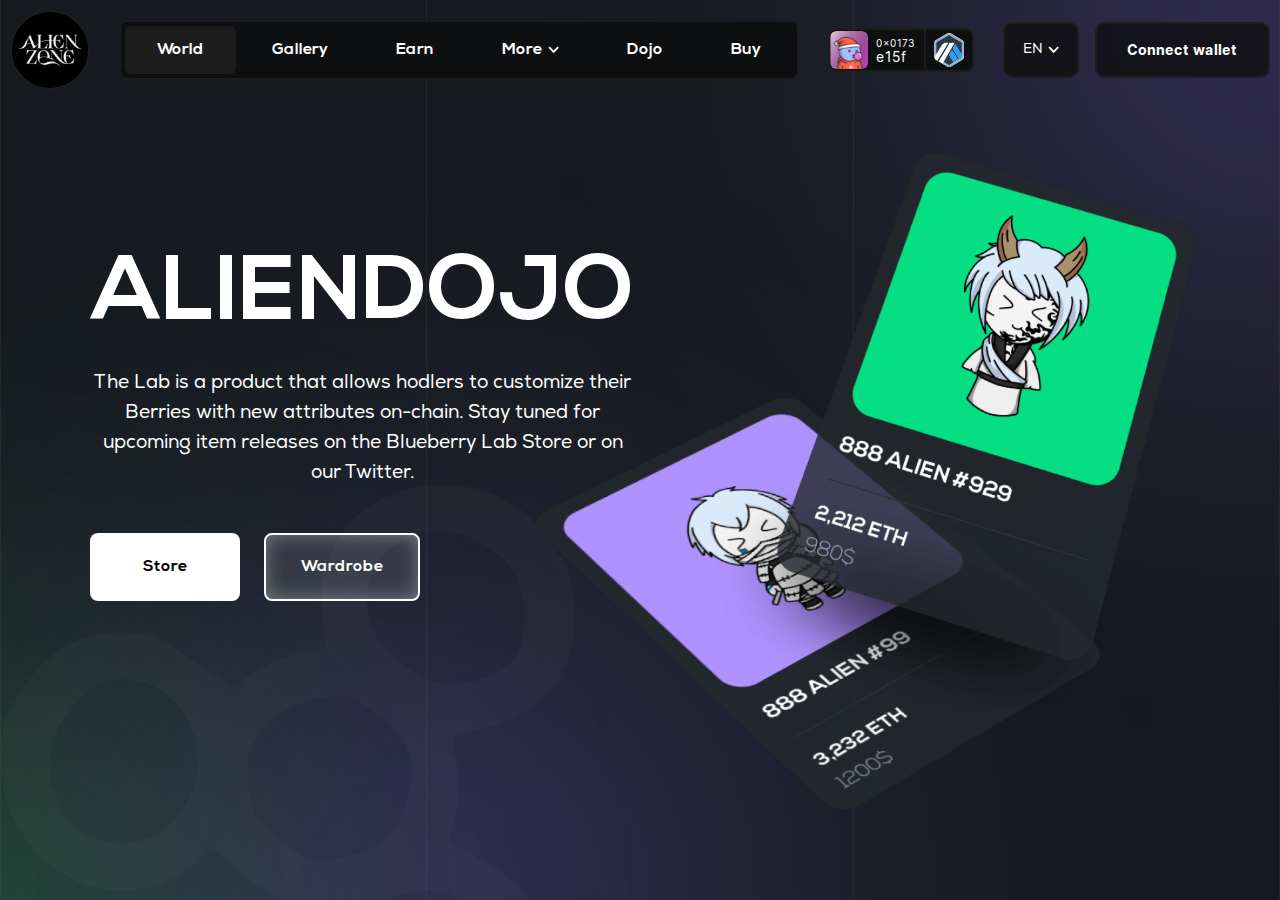
<file: index.html>
<!DOCTYPE html>
<html lang="en">
  <head>
    <meta charset="UTF-8" />
    <meta name="viewport" content="width=device-width, initial-scale=1.0" />
    <title>NFT</title>
    <link rel="stylesheet" href="./css/main.css" />
    <script defer src="./js/main.js"></script>
  </head>

  <body class="">
    <div class="wrapper relative min-h-screen w-full overflow-hidden">
      <!-- Lines -->
      <div
        class="lines absolute left-1/2 top-0 mx-auto flex w-full max-w-[1280px] -translate-x-1/2 justify-between tablet:hidden"
      >
        <div class="h-screen w-[1px] bg-[#252525]"></div>
        <div class="h-screen w-[1px] bg-[#252525]"></div>
        <div class="h-screen w-[1px] bg-[#252525]"></div>
        <div class="h-screen w-[1px] bg-[#252525]"></div>
      </div>
      <!-- Blurs -->
      <div
        class="absolute -right-[200px] -top-[200px] h-[400px] w-[400px] rounded-full bg-[#8B65FA]/75 blur-[250px] xs:-right-[70px] xs:-top-[70px] xs:h-[260px] xs:w-[260px]"
      ></div>
      <div
        class="absolute -bottom-[200px] left-[230px] h-[400px] w-[400px] rounded-full bg-[#8B65FA]/75 blur-[250px] xs:-bottom-[30px] xs:left-[20px] xs:h-[260px] xs:w-[260px]"
      ></div>
      <img
        width="575"
        height="415"
        src="./img/graphic.png"
        alt="vector"
        class="absolute bottom-0 left-0 tablet:max-w-[300px] xs:-left-[70px] xs:bottom-0"
      />
      <div
        class="absolute -bottom-[300px] -left-[300px] h-[400px] w-[400px] rounded-full bg-[#38E567]/75 blur-[250px] xs:-bottom-[130px] xs:-left-[130px] xs:h-[260px] xs:w-[260px]"
      ></div>
      <!-- Header -->
      <header class="absolute left-0 top-0 z-50 w-full xlg:px-[10px]">
        <div
          class="container relative z-[1000] flex w-full items-center justify-between space-x-5 pt-[10px] xlg:rounded-bl-[10px] xlg:rounded-br-[10px] xlg:bg-[#0D0D0D] xlg:py-[5px]"
        >
          <a
            href="./index.html"
            class="inline-block h-20 w-20 overflow-hidden rounded-full xlg:mr-auto xlg:h-[50px] xlg:w-[50px]"
          >
            <img
              class="h-full w-full object-cover"
              src="./img/logo.svg"
              alt=""
            />
          </a>
          <nav class="user xlg:hidden">
            <ul
              class="flex space-x-1 rounded-[8px] border-2 border-[#1D1D1D] bg-darkcolor px-1 py-1"
            >
              <li>
                <a href="#" class="nav-link bg-[#1D1D1D] hover:bg-[#1D1D1D]"
                  >World</a
                >
              </li>
              <li>
                <a href="#" class="nav-link hover:bg-[#1D1D1D]">Gallery</a>
              </li>
              <li>
                <a href="#" class="nav-link hover:bg-[#1D1D1D]">Earn</a>
              </li>
              <li class="nav-link-drop">
                <a href="#" class="nav-link nav-link-more hover:bg-[#1D1D1D]">
                  More
                  <svg
                    width="11"
                    height="8"
                    viewBox="0 0 11 8"
                    fill="none"
                    xmlns="http://www.w3.org/2000/svg"
                  >
                    <path
                      d="M9.56209 0.500903L5.66948 4.39351L1.76282 0.500903L0.469971 1.79375L5.65543 7.24622L10.8549 1.79375L9.56209 0.500903Z"
                      fill="white"
                    />
                  </svg>
                </a>
                <div class="nav-link-drop-list">
                  <a href="#">More option</a>
                  <a href="#">More option</a>
                </div>
              </li>
              <li>
                <a href="#" class="nav-link hover:bg-[#1D1D1D]">Dojo</a>
              </li>
              <li>
                <a href="#" class="nav-link hover:bg-[#1D1D1D]">Buy</a>
              </li>
            </ul>
          </nav>
          <a
            href="./wallet.html"
            class="flex rounded-[8px] border-[2px] border-[#1D1D1D] bg-darkcolor xlg:ml-auto"
          >
            <div class="flex items-center pr-[10px]">
              <img
                class="mr-2 h-[38px] header-avatar w-[38px] overflow-hidden rounded-[6px] object-cover"
                src="./img/user-avatar.svg"
                alt="User avatar"
              />
              <img
                class="mr-2 h-[38px] header-avatar-anonym w-[38px] overflow-hidden rounded-[6px] object-cover"
                src="./img/avatar-anonym.svg"
                alt="User avatar"
              />
              <div class="">
                <p
                  class="mb-[2.5px] font-inter text-[10px] leading-3 text-white"
                >
                  0x0173
                </p>
                <p class="font-inter text-[14px] leading-3 text-white">e15f</p>
              </div>
            </div>
            <div
              class="border border-b-0 border-l-[2px] border-r-0 border-t-0 border-[#1D1D1D] px-1 py-[2px]"
            >
              <img width="38" height="35px" src="./img/user-icon.svg" alt="" />
            </div>
          </a>
          <div class="flex space-x-4 xlg:hidden">
            <div class="header-lang-btn relative">
              <button
                value="EN"
                class="flex cursor-pointer items-center justify-center space-x-[6px] rounded-[10px] border-2 border-[#1D1D1D] bg-[#0D0D0D]/75 px-[18px] py-[16px]"
              >
                <p class="font-nexa text-[14px] uppercase leading-5 text-white">
                  EN
                </p>
                <svg
                  width="11"
                  height="8"
                  viewBox="0 0 11 8"
                  fill="none"
                  xmlns="http://www.w3.org/2000/svg"
                >
                  <path
                    d="M9.56209 0.500903L5.66948 4.39351L1.76282 0.500903L0.469971 1.79375L5.65543 7.24622L10.8549 1.79375L9.56209 0.500903Z"
                    fill="white"
                  />
                </svg>
              </button>
              <div
                class="header-lang-drop absolute left-0 top-full hidden w-full flex-col border-2 border-[#1D1D1D] bg-[#0D0D0D]/75"
              >
                <button
                  data-lang="FR"
                  class="px-[18px] py-2 text-left font-nexa text-[14px] uppercase leading-5 text-white"
                >
                  FR
                </button>
              </div>
            </div>
            <div class="connect-btn-box">
              <button
                class="inline-block w-full h-full items-center rounded-[10px] border-2 border-[#1D1D1D] bg-[#0D0D0D]/75 px-[30px] py-[13px] font-nexa text-[14px] font-bold leading-5 text-white transition-all hover:border-darkcolor hover:bg-[#1D1D1D]"
              >
                Connect wallet
              </button>
              <div
                class="connect-btn-alert mt-[10px] inline-flex items-center gap-[7px] rounded-lg border-[1px] border-dashed border-[#C8144A] p-[10px] xs:mt-5"
              >
                <svg
                  width="18"
                  height="18"
                  viewBox="0 0 18 18"
                  fill="none"
                  xmlns="http://www.w3.org/2000/svg"
                >
                  <path
                    d="M17.626 13.4982L11.2675 1.80957C10.2459 0.0896862 7.7555 0.087401 6.73252 1.80957L0.374304 13.4982C-0.670047 15.2556 0.594347 17.4811 2.64125 17.4811H15.3585C17.4037 17.4811 18.6704 15.2574 17.626 13.4982ZM9 15.3717C8.41858 15.3717 7.94531 14.8984 7.94531 14.317C7.94531 13.7356 8.41858 13.2623 9 13.2623C9.58141 13.2623 10.0547 13.7356 10.0547 14.317C10.0547 14.8984 9.58141 15.3717 9 15.3717ZM10.0547 11.1529C10.0547 11.7343 9.58141 12.2076 9 12.2076C8.41858 12.2076 7.94531 11.7343 7.94531 11.1529V5.8795C7.94531 5.29808 8.41858 4.82481 9 4.82481C9.58141 4.82481 10.0547 5.29808 10.0547 5.8795V11.1529Z"
                    fill="#C8144A"
                  />
                </svg>
                <span
                  class="font-nexa text-sm font-normal leading-none text-[#C8144A]"
                  >Metamask is not installed</span
                >
              </div>
            </div>
          </div>
          <div
            class="hidden h-[30px] w-[30px] items-center justify-center px-[4px] py-[5px] xlg:flex"
          >
            <button class="burger flex h-full w-full flex-col justify-between">
              <span class="top-line h-[2px] w-full bg-white"></span>
              <span class="middle-line h-[2px] w-full bg-white"></span>
              <span class="bottom-line h-[2px] w-full bg-white"></span>
            </button>
          </div>
        </div>
        <div
          id="menu"
          class="pb-60px fixed left-0 top-[-100%] z-10 hidden h-screen w-full flex-col items-center overflow-y-auto bg-[#171b1f] px-[10px] pb-[60px] pt-[90px] xlg:flex xs:pb-8"
        >
          <ul class="mb-10 flex flex-col items-center space-y-10 xs:space-y-7">
            <li>
              <a
                href="#"
                class="font-nexa text-base font-bold leading-5 text-white"
                >World</a
              >
            </li>
            <li>
              <a
                href="#"
                class="font-nexa text-base font-bold leading-5 text-white"
                >Gallery</a
              >
            </li>
            <li>
              <a
                href="#"
                class="font-nexa text-base font-bold leading-5 text-white"
                >Earn</a
              >
            </li>
            <li>
              <a
                href="#"
                class="font-nexa text-base font-bold leading-5 text-white menu-drop-link"
              >
                More
                <svg
                  width="11"
                  height="8"
                  viewBox="0 0 11 8"
                  fill="none"
                  xmlns="http://www.w3.org/2000/svg"
                >
                  <path
                    d="M9.56209 0.500903L5.66948 4.39351L1.76282 0.500903L0.469971 1.79375L5.65543 7.24622L10.8549 1.79375L9.56209 0.500903Z"
                    fill="white"
                  />
                </svg>
              </a>
              <div class="menu-drop-list">
                <a href="#">more option</a>
                <a href="#">more option</a>
              </div>
            </li>
            <li>
              <a
                href="#"
                class="font-nexa text-base font-bold leading-5 text-white"
                >Dojo</a
              >
            </li>
            <li>
              <a
                href="#"
                class="font-nexa text-base font-bold leading-5 text-white"
                >Buy</a
              >
            </li>
          </ul>
          <div class="menu-lang-btn relative w-full max-w-[340px]">
            <button
              value="EN"
              class="flex w-full cursor-pointer items-center justify-center space-x-[6px] rounded-[10px] border-2 border-[#1D1D1D] bg-[#0d0d0d] px-[18px] py-[16px]"
            >
              <p class="font-nexa text-[14px] uppercase leading-5 text-white">
                EN
              </p>
              <svg
                width="11"
                height="8"
                viewBox="0 0 11 8"
                fill="none"
                xmlns="http://www.w3.org/2000/svg"
              >
                <path
                  d="M9.56209 0.500903L5.66948 4.39351L1.76282 0.500903L0.469971 1.79375L5.65543 7.24622L10.8549 1.79375L9.56209 0.500903Z"
                  fill="white"
                />
              </svg>
            </button>
            <div
              class="menu-lang-drop absolute left-0 top-full hidden w-full flex-col border-2 border-[#1D1D1D] bg-[#0D0D0D]"
            >
              <button
                data-lang="FR"
                class="px-[18px] py-2 text-center font-nexa text-[14px] uppercase leading-5 text-white"
              >
                FR
              </button>
            </div>
          </div>
          <button
            class="text-centerrounded-[10px] text-bold text-bold mt-[10px] w-full max-w-[340px] rounded-[10px] border-2 border-[#1D1D1D] bg-[#0d0d0d] px-5 py-[15px] font-nexa text-[14px] leading-4 text-white"
          >
            Connect wallet
          </button>
        </div>
      </header>
      <!-- Hero -->
      <main>
        <div
          id="hero"
          class="relative z-10 min-h-screen pt-[150px] xlg:pt-[100px] tablet:pb-[60px]"
        >
          <div
            class="relative mx-auto min-h-[700px] w-full max-w-[1120px] pl-[10px] pr-[10px]"
          >
            <div
              class="max-w-[545px] pt-[100px] text-center xlg:pt-[50px] tablet:mb-[30px] tablet:max-w-full sm:pt-0"
            >
              <h1
                class="text-bold font-nexabold text-[91px] font-bold uppercase leading-[91px] text-white sm:text-[65px] xs:text-left xs:text-[40px] xs:leading-[40px]"
              >
                AlienDojo
              </h1>
              <p
                class="mt-7 font-nexa text-[19px] font-normal leading-[30px] text-white xs:mt-[10px] xs:text-left xs:text-[14px] xs:leading-[20px]"
              >
                The Lab is a product that allows hodlers to customize their
                Berries with new attributes on-chain. Stay tuned for upcoming
                item releases on the Blueberry Lab Store or on our Twitter.
              </p>
              <div
                class="xs: mt-11 flex max-w-full space-x-6 tablet:justify-center xs:w-full xs:space-x-[10px]"
              >
                <a
                  href="./store.html"
                  class="rounded-[8px] bg-white px-[53px] py-[22px] text-center font-nexabold text-base font-normal text-black xs:w-1/2"
                  >Store</a
                >
                <a
                  href="./wardrobe.html"
                  class="rounded-[8px] border-2 border-white bg-white/10 px-[35px] py-[20px] text-center font-nexabold text-base font-normal text-white shadow-insetshadow xs:w-1/2"
                  >Wardrobe</a
                >
              </div>
            </div>
            <div
              class="absolute right-0 top-0 tablet:relative tablet:top-auto tablet:mx-auto tablet:max-w-[666px]"
            >
              <img
                width="666"
                height="666"
                src="./img/hero-img.png"
                alt=" cards"
                class=""
              />
            </div>
          </div>
        </div>
      </main>
    </div>
  </body>
</html>
</file>
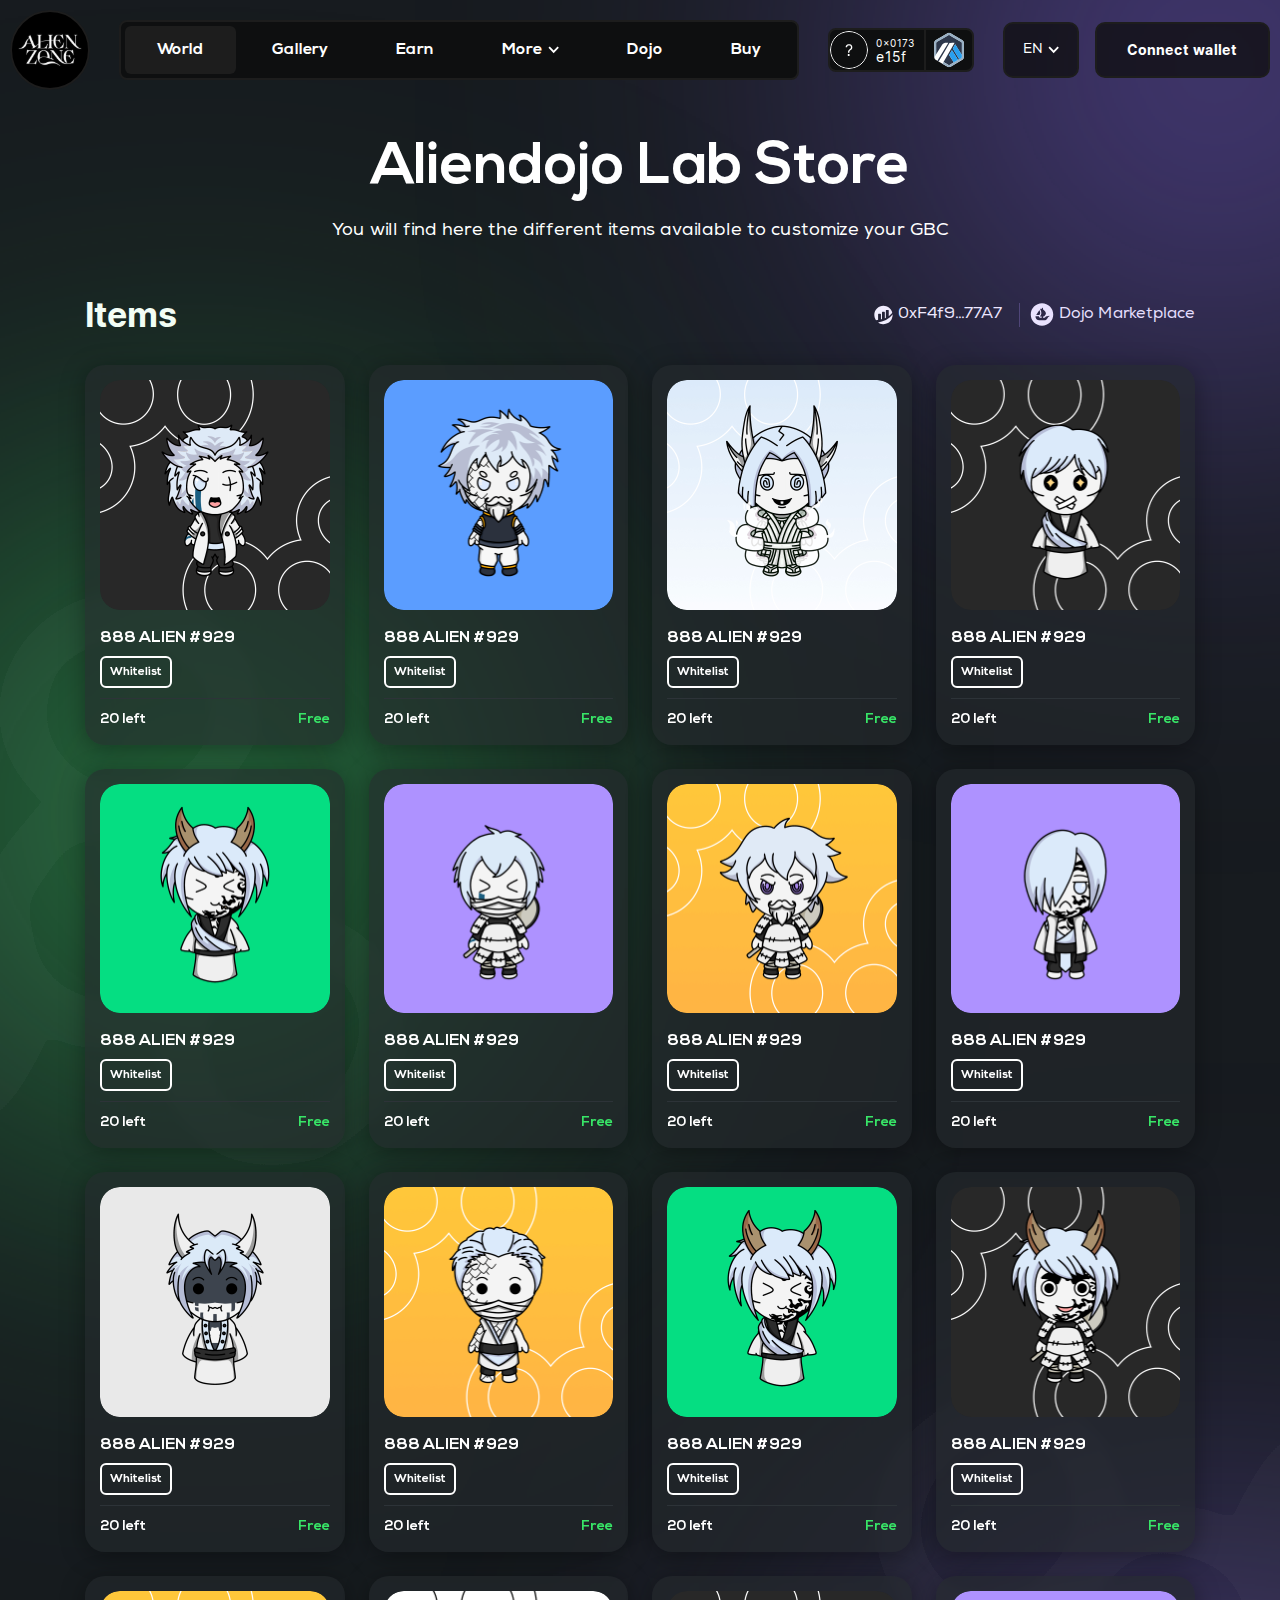
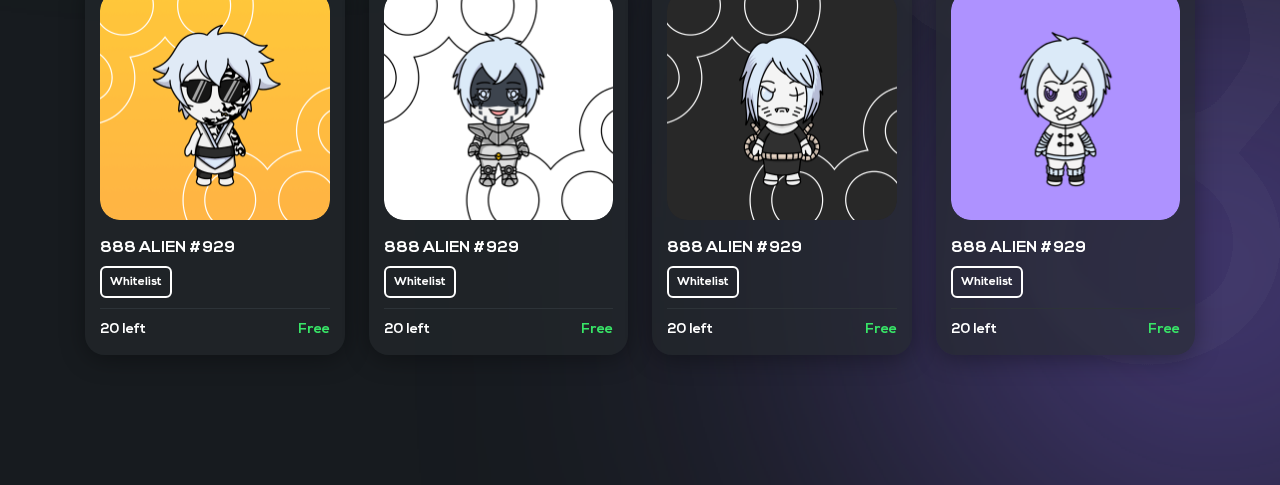
<file: store.html>
<!DOCTYPE html>
<html lang="en">
  <head>
    <meta charset="UTF-8" />
    <meta name="viewport" content="width=device-width, initial-scale=1.0" />
    <title>Store</title>
    <link rel="stylesheet" href="./css/main.css" />
    <script defer src="./js/main.js"></script>
  </head>
  <body class="unlogged">
    <div class="wrapper relative min-h-screen w-full overflow-hidden">
      <!-- Lines -->
      <!--div
        class="lines absolute left-1/2 top-0 mx-auto flex w-full max-w-[1280px] -translate-x-1/2 justify-between tablet:hidden"
      >
        <div class="h-screen w-[1px] bg-[#252525]"></div>
        <div class="h-screen w-[1px] bg-[#252525]"></div>
        <div class="h-screen w-[1px] bg-[#252525]"></div>
        <div class="h-screen w-[1px] bg-[#252525]"></div>
      </div-->
      <!-- blurs -->
      <div
        class="absolute -right-[200px] -top-[200px] h-[530px] w-[530px] rounded-full bg-[#8B65FA]/75 blur-[250px] xs:-right-[70px] xs:-top-[70px] xs:h-[260px] xs:w-[260px]"
      ></div>
      <div
        class="absolute -bottom-[50px] -right-[200px] h-[530px] w-[530px] rounded-full bg-[#8B65FA]/75 blur-[250px] xs:-bottom-[200px] xs:right-[20px] xs:h-[260px] xs:w-[260px]"
      ></div>
      <div
        class="absolute -left-[70px] top-[550px] h-[530px] w-[530px] rounded-full bg-[#38E567]/75 blur-[250px] xs:bottom-1/2 xs:left-1/2 xs:h-[260px] xs:w-[260px] xs:-translate-x-1/2 xs:-translate-y-1"
      ></div>
      <img
        width="575"
        height="415"
        src="./img/graphic.png"
        alt="vector"
        class="absolute -left-[90px] top-[670px] rotate-90 tablet:max-w-[300px] xs:left-0 xs:top-1/2"
      />
      <img
        width="575"
        height="415"
        src="./img/graphic.png"
        alt="vector"
        class="absolute -right-[90px] bottom-[200px] -rotate-90 tablet:max-w-[300px] sm:hidden xs:bottom-1/2 xs:left-0"
      />
      <!-- Header -->
      <header class="absolute left-0 top-0 z-50 w-full xlg:px-[10px]">
        <div
          class="container relative z-[1000] flex w-full items-center justify-between space-x-5 pt-[10px] xlg:rounded-bl-[10px] xlg:rounded-br-[10px] xlg:bg-[#0D0D0D] xlg:py-[5px]"
        >
          <a
            href="./index.html"
            class="inline-block h-20 w-20 overflow-hidden rounded-full xlg:mr-auto xlg:h-[50px] xlg:w-[50px]"
          >
            <img
              class="h-full w-full object-cover"
              src="./img/logo.svg"
              alt=""
            />
          </a>
          <nav class="user xlg:hidden">
            <ul
              class="flex space-x-1 rounded-[8px] border-2 border-[#1D1D1D] bg-darkcolor px-1 py-1"
            >
              <li>
                <a href="#" class="nav-link bg-[#1D1D1D] hover:bg-[#1D1D1D]"
                  >World</a
                >
              </li>
              <li>
                <a href="#" class="nav-link hover:bg-[#1D1D1D]">Gallery</a>
              </li>
              <li>
                <a href="#" class="nav-link hover:bg-[#1D1D1D]">Earn</a>
              </li>
              <li class="nav-link-drop">
                <a href="#" class="nav-link nav-link-more hover:bg-[#1D1D1D]">
                  More
                  <svg
                    width="11"
                    height="8"
                    viewBox="0 0 11 8"
                    fill="none"
                    xmlns="http://www.w3.org/2000/svg"
                  >
                    <path
                      d="M9.56209 0.500903L5.66948 4.39351L1.76282 0.500903L0.469971 1.79375L5.65543 7.24622L10.8549 1.79375L9.56209 0.500903Z"
                      fill="white"
                    />
                  </svg>
                </a>
                <div class="nav-link-drop-list">
                  <a href="#">More option</a>
                  <a href="#">More option</a>
                </div>
              </li>
              <li>
                <a href="#" class="nav-link hover:bg-[#1D1D1D]">Dojo</a>
              </li>
              <li>
                <a href="#" class="nav-link hover:bg-[#1D1D1D]">Buy</a>
              </li>
            </ul>
          </nav>
          <a
            href="./wallet.html"
            class="flex rounded-[8px] border-[2px] border-[#1D1D1D] bg-darkcolor xlg:ml-auto"
          >
            <div class="flex items-center pr-[10px]">
              <img
                class="mr-2 h-[38px] header-avatar w-[38px] overflow-hidden rounded-[6px] object-cover"
                src="./img/user-avatar.svg"
                alt="User avatar"
              />
              <img
                class="mr-2 h-[38px] header-avatar-anonym w-[38px] overflow-hidden rounded-[6px] object-cover"
                src="./img/avatar-anonym.svg"
                alt="User avatar"
              />
              <div class="">
                <p
                  class="mb-[2.5px] font-inter text-[10px] leading-3 text-white"
                >
                  0x0173
                </p>
                <p class="font-inter text-[14px] leading-3 text-white">e15f</p>
              </div>
            </div>
            <div
              class="border border-b-0 border-l-[2px] border-r-0 border-t-0 border-[#1D1D1D] px-1 py-[2px]"
            >
              <img width="38" height="35px" src="./img/user-icon.svg" alt="" />
            </div>
          </a>
          <div class="flex space-x-4 xlg:hidden">
            <div class="header-lang-btn relative">
              <button
                value="EN"
                class="flex cursor-pointer items-center justify-center space-x-[6px] rounded-[10px] border-2 border-[#1D1D1D] bg-[#0D0D0D]/75 px-[18px] py-[16px]"
              >
                <p class="font-nexa text-[14px] uppercase leading-5 text-white">
                  EN
                </p>
                <svg
                  width="11"
                  height="8"
                  viewBox="0 0 11 8"
                  fill="none"
                  xmlns="http://www.w3.org/2000/svg"
                >
                  <path
                    d="M9.56209 0.500903L5.66948 4.39351L1.76282 0.500903L0.469971 1.79375L5.65543 7.24622L10.8549 1.79375L9.56209 0.500903Z"
                    fill="white"
                  />
                </svg>
              </button>
              <div
                class="header-lang-drop absolute left-0 top-full hidden w-full flex-col border-2 border-[#1D1D1D] bg-[#0D0D0D]/75"
              >
                <button
                  data-lang="FR"
                  class="px-[18px] py-2 text-left font-nexa text-[14px] uppercase leading-5 text-white"
                >
                  FR
                </button>
              </div>
            </div>
            <div class="connect-btn-box">
              <button
                class="inline-block w-full h-full items-center rounded-[10px] border-2 border-[#1D1D1D] bg-[#0D0D0D]/75 px-[30px] py-[13px] font-nexa text-[14px] font-bold leading-5 text-white transition-all hover:border-darkcolor hover:bg-[#1D1D1D]"
              >
                Connect wallet
              </button>
              <div
                class="connect-btn-alert mt-[10px] inline-flex items-center gap-[7px] rounded-lg border-[1px] border-dashed border-[#C8144A] p-[10px] xs:mt-5"
              >
                <svg
                  width="18"
                  height="18"
                  viewBox="0 0 18 18"
                  fill="none"
                  xmlns="http://www.w3.org/2000/svg"
                >
                  <path
                    d="M17.626 13.4982L11.2675 1.80957C10.2459 0.0896862 7.7555 0.087401 6.73252 1.80957L0.374304 13.4982C-0.670047 15.2556 0.594347 17.4811 2.64125 17.4811H15.3585C17.4037 17.4811 18.6704 15.2574 17.626 13.4982ZM9 15.3717C8.41858 15.3717 7.94531 14.8984 7.94531 14.317C7.94531 13.7356 8.41858 13.2623 9 13.2623C9.58141 13.2623 10.0547 13.7356 10.0547 14.317C10.0547 14.8984 9.58141 15.3717 9 15.3717ZM10.0547 11.1529C10.0547 11.7343 9.58141 12.2076 9 12.2076C8.41858 12.2076 7.94531 11.7343 7.94531 11.1529V5.8795C7.94531 5.29808 8.41858 4.82481 9 4.82481C9.58141 4.82481 10.0547 5.29808 10.0547 5.8795V11.1529Z"
                    fill="#C8144A"
                  />
                </svg>
                <span
                  class="font-nexa text-sm font-normal leading-none text-[#C8144A]"
                  >Metamask is not installed</span
                >
              </div>
            </div>
          </div>
          <div
            class="hidden h-[30px] w-[30px] items-center justify-center px-[4px] py-[5px] xlg:flex"
          >
            <button class="burger flex h-full w-full flex-col justify-between">
              <span class="top-line h-[2px] w-full bg-white"></span>
              <span class="middle-line h-[2px] w-full bg-white"></span>
              <span class="bottom-line h-[2px] w-full bg-white"></span>
            </button>
          </div>
        </div>
        <div
          id="menu"
          class="pb-60px fixed left-0 top-[-100%] z-10 hidden h-screen w-full flex-col items-center overflow-y-auto bg-[#171b1f] px-[10px] pb-[60px] pt-[90px] xlg:flex xs:pb-8"
        >
          <ul class="mb-10 flex flex-col items-center space-y-10 xs:space-y-7">
            <li>
              <a
                href="#"
                class="font-nexa text-base font-bold leading-5 text-white"
                >World</a
              >
            </li>
            <li>
              <a
                href="#"
                class="font-nexa text-base font-bold leading-5 text-white"
                >Gallery</a
              >
            </li>
            <li>
              <a
                href="#"
                class="font-nexa text-base font-bold leading-5 text-white"
                >Earn</a
              >
            </li>
            <li>
              <a
                href="#"
                class="font-nexa text-base font-bold leading-5 text-white menu-drop-link"
              >
                More
                <svg
                  width="11"
                  height="8"
                  viewBox="0 0 11 8"
                  fill="none"
                  xmlns="http://www.w3.org/2000/svg"
                >
                  <path
                    d="M9.56209 0.500903L5.66948 4.39351L1.76282 0.500903L0.469971 1.79375L5.65543 7.24622L10.8549 1.79375L9.56209 0.500903Z"
                    fill="white"
                  />
                </svg>
              </a>
              <div class="menu-drop-list">
                <a href="#">more option</a>
                <a href="#">more option</a>
              </div>
            </li>
            <li>
              <a
                href="#"
                class="font-nexa text-base font-bold leading-5 text-white"
                >Dojo</a
              >
            </li>
            <li>
              <a
                href="#"
                class="font-nexa text-base font-bold leading-5 text-white"
                >Buy</a
              >
            </li>
          </ul>
          <div class="menu-lang-btn relative w-full max-w-[340px]">
            <button
              value="EN"
              class="flex w-full cursor-pointer items-center justify-center space-x-[6px] rounded-[10px] border-2 border-[#1D1D1D] bg-[#0d0d0d] px-[18px] py-[16px]"
            >
              <p class="font-nexa text-[14px] uppercase leading-5 text-white">
                EN
              </p>
              <svg
                width="11"
                height="8"
                viewBox="0 0 11 8"
                fill="none"
                xmlns="http://www.w3.org/2000/svg"
              >
                <path
                  d="M9.56209 0.500903L5.66948 4.39351L1.76282 0.500903L0.469971 1.79375L5.65543 7.24622L10.8549 1.79375L9.56209 0.500903Z"
                  fill="white"
                />
              </svg>
            </button>
            <div
              class="menu-lang-drop absolute left-0 top-full hidden w-full flex-col border-2 border-[#1D1D1D] bg-[#0D0D0D]"
            >
              <button
                data-lang="FR"
                class="px-[18px] py-2 text-center font-nexa text-[14px] uppercase leading-5 text-white"
              >
                FR
              </button>
            </div>
          </div>
          <button
            class="text-centerrounded-[10px] text-bold text-bold mt-[10px] w-full max-w-[340px] rounded-[10px] border-2 border-[#1D1D1D] bg-[#0d0d0d] px-5 py-[15px] font-nexa text-[14px] leading-4 text-white"
          >
            Connect wallet
          </button>
        </div>
      </header>
      <!-- Main -->
      <main>
        <div
          class="store mx-auto max-w-[1130px] pb-[130px] pl-[10px] pr-[10px] pt-[140px] sm:pb-[120px] sm:pt-[100px]"
        >
          <!-- Section head -->
          <div class="relative z-20 mb-[50px] text-center xs:mb-[30px]">
            <h1
              class="font-nexabold text-[58px] font-bold leading-none text-white sm:text-[40px] xs:text-[32px]"
            >
              Aliendojo Lab Store
            </h1>
            <p
              class="mt-5 font-nexa text-lg font-normal leading-[26px] text-white xs:text-base"
            >
              You will find here the different items available to customize your
              GBC
            </p>
          </div>
          <!-- Content -->
          <div
            class="mb-[30px] flex items-center justify-between xs:mb-5 xs:flex-col xs:items-start xs:gap-[10px]"
          >
            <h2
              class="font-inter text-[34px] font-bold leading-[41px] text-white xs:text-2xl xs:leading-[29px]"
            >
              Items
            </h2>
            <div class="flex items-center gap-[10px]">
              <div class="flex items-center gap-[5px]">
                <svg
                  width="20"
                  height="20"
                  viewBox="0 0 20 20"
                  fill="none"
                  xmlns="http://www.w3.org/2000/svg"
                >
                  <path
                    d="M5.10336 9.5625C5.10347 9.46015 5.12376 9.35882 5.16308 9.26432C5.2024 9.16982 5.25997 9.08401 5.3325 9.01179C5.40503 8.93957 5.49109 8.88236 5.58576 8.84345C5.68043 8.80453 5.78184 8.78467 5.88419 8.785L7.17836 8.78917C7.38464 8.78939 7.5824 8.87149 7.72818 9.01743C7.87397 9.16337 7.95586 9.36122 7.95586 9.5675V14.4625C8.10169 14.4192 8.28919 14.3733 8.49419 14.325C8.63642 14.2916 8.76319 14.2111 8.85395 14.0966C8.9447 13.9821 8.99412 13.8403 8.99419 13.6942V7.62167C8.99441 7.41545 9.07637 7.21773 9.22211 7.07184C9.36785 6.92594 9.56548 6.84377 9.77169 6.84333H11.0684C11.2748 6.84333 11.4728 6.92533 11.6187 7.0713C11.7647 7.21727 11.8467 7.41524 11.8467 7.62167V13.2575C11.8467 13.2575 12.1717 13.1258 12.4875 12.9925C12.6048 12.9427 12.7049 12.8595 12.7752 12.7532C12.8456 12.647 12.8832 12.5224 12.8834 12.395V5.675C12.8836 5.46864 12.9657 5.2708 13.1116 5.12488C13.2575 4.97896 13.4553 4.89689 13.6617 4.89666H14.9584C15.1648 4.89666 15.3628 4.97867 15.5087 5.12463C15.6547 5.2706 15.7367 5.46857 15.7367 5.675V11.2083C16.8609 10.3925 18 9.4125 18.9034 8.23333C19.0347 8.06238 19.1217 7.8616 19.1565 7.64888C19.1914 7.43616 19.1732 7.21811 19.1034 7.01416C18.4916 5.23096 17.344 3.68022 15.8175 2.57391C14.291 1.46759 12.4601 0.859704 10.575 0.833331C5.49252 0.765831 1.29169 4.91583 1.29336 10.0008C1.28833 11.6096 1.70802 13.1912 2.51002 14.5858C2.62053 14.7767 2.78321 14.932 2.97896 15.0336C3.1747 15.1351 3.39537 15.1787 3.61502 15.1592C3.86086 15.1375 4.16586 15.1067 4.52919 15.0642C4.68735 15.0463 4.8334 14.9709 4.93946 14.8522C5.04553 14.7336 5.10417 14.58 5.10419 14.4208L5.10336 9.5625ZM5.07502 17.4133C6.48497 18.4397 8.15862 19.0422 9.89924 19.15C11.6399 19.2578 13.3751 18.8665 14.9009 18.0219C16.4267 17.1774 17.6797 15.9148 18.5126 14.3826C19.3455 12.8504 19.7236 11.1122 19.6025 9.3725C16.255 14.3675 10.0742 16.7017 5.07502 17.4133Z"
                    fill="white"
                  />
                </svg>
                <span
                  class="font-nexa text-base font-normal leading-[19px] text-white xs:text-sm"
                  >0xF4f9...77A7</span
                >
              </div>
              <div
                class="h-6 w-2 flex-shrink-0 border-r-[1px] border-[#433f5c]"
              ></div>
              <div class="flex items-center gap-[5px]">
                <svg
                  width="24"
                  height="23"
                  viewBox="0 0 24 23"
                  fill="none"
                  xmlns="http://www.w3.org/2000/svg"
                >
                  <path
                    d="M12 0.25C5.78775 0.25 0.75 5.28775 0.75 11.5C0.75 17.7122 5.78775 22.75 12 22.75C18.2122 22.75 23.25 17.7122 23.25 11.5C23.25 5.28775 18.2145 0.25 12 0.25ZM6.30075 11.878L6.348 11.8015L9.27525 7.22275C9.318 7.1575 9.41925 7.16425 9.45075 7.23625C9.939 8.332 10.362 9.6955 10.164 10.5438C10.0808 10.8925 9.849 11.365 9.588 11.8015C9.55427 11.8655 9.51747 11.9278 9.47775 11.9882C9.46848 12.0017 9.45602 12.0126 9.4415 12.0201C9.42697 12.0275 9.41083 12.0313 9.3945 12.031H6.38625C6.36831 12.0312 6.35064 12.0266 6.33511 12.0176C6.31959 12.0086 6.30677 11.9956 6.29802 11.9799C6.28926 11.9643 6.2849 11.9465 6.28538 11.9286C6.28586 11.9106 6.29117 11.8932 6.30075 11.878ZM19.344 13.453C19.3442 13.473 19.3386 13.4926 19.3278 13.5094C19.317 13.5262 19.3015 13.5394 19.2833 13.5475C19.056 13.6442 18.2798 14.002 17.958 14.4498C17.1345 15.595 16.5068 17.233 15.1005 17.233H9.237C7.158 17.233 5.475 15.5433 5.475 13.4575V13.39C5.475 13.336 5.52 13.291 5.57625 13.291H8.84325C8.9085 13.291 8.95575 13.3495 8.95125 13.4147C8.9265 13.6262 8.967 13.8445 9.06825 14.0425C9.26175 14.4362 9.6645 14.6815 10.0988 14.6815H11.7165V13.4193H10.1168C10.0981 13.4189 10.0799 13.4134 10.064 13.4036C10.0482 13.3937 10.0353 13.3797 10.0268 13.3631C10.0183 13.3465 10.0144 13.3279 10.0156 13.3092C10.0168 13.2906 10.0229 13.2726 10.0335 13.2573C10.2635 12.9296 10.4776 12.5909 10.6747 12.2425C10.8251 11.9823 10.9596 11.7134 11.0775 11.437C11.1 11.3875 11.118 11.3358 11.1382 11.2863C11.1697 11.1985 11.2013 11.1152 11.2238 11.0342C11.2463 10.9645 11.2665 10.8925 11.2845 10.825C11.3378 10.5827 11.3635 10.3351 11.361 10.087C11.361 9.98485 11.3565 9.88275 11.3475 9.781C11.343 9.67075 11.3295 9.5605 11.316 9.45025C11.307 9.3535 11.289 9.25675 11.271 9.15775C11.2456 9.01042 11.2149 8.86407 11.1787 8.719L11.1653 8.66275C11.1383 8.5615 11.1135 8.467 11.082 8.36575C10.9925 8.05768 10.8896 7.75365 10.7737 7.4545C10.7336 7.34191 10.6893 7.23084 10.641 7.1215C10.5735 6.955 10.5037 6.80425 10.4407 6.6625C10.4096 6.60191 10.3804 6.54038 10.353 6.478C10.3215 6.4105 10.29 6.343 10.2563 6.27775C10.2338 6.22825 10.2068 6.181 10.1888 6.136L9.99075 5.7715C9.96375 5.722 10.0087 5.66125 10.0627 5.677L11.3003 6.01225H11.3093L11.4713 6.0595L11.6512 6.109L11.7165 6.127V5.3935C11.7165 5.038 12 4.75 12.3533 4.75C12.5288 4.75 12.6885 4.822 12.801 4.939C12.9206 5.06002 12.9877 5.22333 12.9877 5.3935V6.48475L13.1205 6.52075C13.1295 6.52525 13.1408 6.52975 13.1498 6.5365C13.1813 6.559 13.2285 6.595 13.287 6.64C13.3342 6.676 13.3838 6.721 13.4423 6.76825C13.6272 6.91908 13.8066 7.07669 13.98 7.24075C14.1802 7.4275 14.4053 7.64575 14.6213 7.88875C14.682 7.9585 14.7405 8.026 14.8013 8.10025C14.8598 8.1745 14.925 8.2465 14.979 8.3185C15.0533 8.41525 15.1298 8.5165 15.1995 8.62225C15.231 8.67175 15.2693 8.7235 15.2985 8.773C15.3885 8.90575 15.465 9.043 15.5392 9.18025C15.5707 9.24325 15.6023 9.313 15.6293 9.3805C15.7125 9.565 15.7777 9.75175 15.8182 9.94075C15.8317 9.98125 15.8408 10.024 15.8453 10.0645V10.0735C15.8588 10.1275 15.8632 10.186 15.8677 10.2468C15.8942 10.5237 15.8604 10.8031 15.7687 11.0657C15.7395 11.1445 15.7125 11.2255 15.6765 11.3043C15.607 11.4675 15.5243 11.6248 15.429 11.7745C15.3975 11.8307 15.3592 11.8892 15.3232 11.9455C15.2827 12.004 15.24 12.0603 15.204 12.1143C15.1525 12.1852 15.0985 12.2542 15.042 12.3212C14.9925 12.3887 14.943 12.4563 14.8868 12.517C14.8131 12.6065 14.7366 12.6935 14.6572 12.778C14.6122 12.832 14.5627 12.8882 14.511 12.9377C14.4615 12.994 14.4097 13.0435 14.3647 13.0885C14.286 13.1673 14.223 13.2258 14.169 13.2775L14.0408 13.3923C14.0227 13.4098 13.9984 13.4195 13.9733 13.4193H12.9877V14.6815H14.2275C14.5042 14.6815 14.7675 14.5848 14.9813 14.4025C15.0533 14.3395 15.3705 14.065 15.7463 13.651C15.7585 13.6364 15.775 13.6262 15.7935 13.6218L19.2158 12.6318C19.2307 12.6274 19.2465 12.6267 19.2618 12.6295C19.2771 12.6324 19.2916 12.6387 19.304 12.6481C19.3165 12.6575 19.3266 12.6696 19.3335 12.6836C19.3404 12.6975 19.344 12.7129 19.344 12.7285V13.453Z"
                    fill="white"
                  />
                </svg>
                <span
                  class="font-nexa text-base font-normal leading-[19px] text-white xs:text-sm"
                  >Dojo Marketplace</span
                >
              </div>
            </div>
          </div>

          <!-- Content Inner -->
          <div
            class="cards grid grid-cols-4 gap-6 md:grid-cols-3 md:gap-[10px] sm:grid-cols-2"
          >
            <a
              href="./whitelist.html"
              class="rounded-[20px] bg-cardbg p-[15px] shadow-cardshadow backdrop-blur-sm xs:rounded-xl xs:p-[10px]"
            >
              <img
                src="./img/card-img1.png"
                alt="Card img"
                class="max-w-full overflow-hidden rounded-[20px] object-cover xs:rounded-xl"
              />
              <div class="mt-5 flex flex-col xs:mt-[10px]">
                <div>
                  <h3
                    class="mb-[10px] font-nexabold text-base font-bold uppercase leading-none text-white xs:mb-[5px] xs:text-[12px]"
                  >
                    888 ALIEN #929
                  </h3>
                  <button
                    class="rounded-md border-2 border-white p-2 font-nexabold text-[12px] font-bold leading-none text-white xs:rounded xs:p-[5px] xs:text-[10px]"
                  >
                    Whitelist
                  </button>
                </div>
                <div
                  class="mt-[10px] flex items-center justify-between border-t-[1px] border-[#2D3338] pt-[10px] xs:mt-[5px] xs:pt-[5px]"
                >
                  <p
                    class="leading-none] font-nexabold text-[14px] font-bold text-white xs:text-[12px]"
                  >
                    20 left
                  </p>
                  <p
                    class="leading-none] font-nexabold text-[14px] font-bold text-[#38E567] xs:text-[12px]"
                  >
                    Free
                  </p>
                </div>
              </div>
            </a>
            <a
              href="#"
              class="rounded-[20px] bg-cardbg p-[15px] shadow-cardshadow backdrop-blur-sm xs:rounded-xl xs:p-[10px]"
            >
              <img
                src="./img/card-img2.png"
                alt="Card img"
                class="max-w-full overflow-hidden rounded-[20px] object-cover xs:rounded-xl"
              />
              <div class="mt-5 flex flex-col xs:mt-[10px]">
                <div>
                  <h3
                    class="mb-[10px] font-nexabold text-base font-bold uppercase leading-none text-white xs:mb-[5px] xs:text-[12px]"
                  >
                    888 ALIEN #929
                  </h3>
                  <button
                    class="rounded-md border-2 border-white p-2 font-nexabold text-[12px] font-bold leading-none text-white xs:rounded xs:p-[5px] xs:text-[10px]"
                  >
                    Whitelist
                  </button>
                </div>
                <div
                  class="mt-[10px] flex items-center justify-between border-t-[1px] border-[#2D3338] pt-[10px] xs:mt-[5px] xs:pt-[5px]"
                >
                  <p
                    class="leading-none] font-nexabold text-[14px] font-bold text-white xs:text-[12px]"
                  >
                    20 left
                  </p>
                  <p
                    class="leading-none] font-nexabold text-[14px] font-bold text-[#38E567] xs:text-[12px]"
                  >
                    Free
                  </p>
                </div>
              </div>
            </a>
            <a
              href="#"
              class="rounded-[20px] bg-cardbg p-[15px] shadow-cardshadow backdrop-blur-sm xs:rounded-xl xs:p-[10px]"
            >
              <img
                src="./img/card-img3.png"
                alt="Card img"
                class="max-w-full overflow-hidden rounded-[20px] object-cover xs:rounded-xl"
              />
              <div class="mt-5 flex flex-col xs:mt-[10px]">
                <div>
                  <h3
                    class="mb-[10px] font-nexabold text-base font-bold uppercase leading-none text-white xs:mb-[5px] xs:text-[12px]"
                  >
                    888 ALIEN #929
                  </h3>
                  <button
                    class="rounded-md border-2 border-white p-2 font-nexabold text-[12px] font-bold leading-none text-white xs:rounded xs:p-[5px] xs:text-[10px]"
                  >
                    Whitelist
                  </button>
                </div>
                <div
                  class="mt-[10px] flex items-center justify-between border-t-[1px] border-[#2D3338] pt-[10px] xs:mt-[5px] xs:pt-[5px]"
                >
                  <p
                    class="leading-none] font-nexabold text-[14px] font-bold text-white xs:text-[12px]"
                  >
                    20 left
                  </p>
                  <p
                    class="leading-none] font-nexabold text-[14px] font-bold text-[#38E567] xs:text-[12px]"
                  >
                    Free
                  </p>
                </div>
              </div>
            </a>
            <a
              href="#"
              class="rounded-[20px] bg-cardbg p-[15px] shadow-cardshadow backdrop-blur-sm xs:rounded-xl xs:p-[10px]"
            >
              <img
                src="./img/card-img4.png"
                alt="Card img"
                class="max-w-full overflow-hidden rounded-[20px] object-cover xs:rounded-xl"
              />
              <div class="mt-5 flex flex-col xs:mt-[10px]">
                <div>
                  <h3
                    class="mb-[10px] font-nexabold text-base font-bold uppercase leading-none text-white xs:mb-[5px] xs:text-[12px]"
                  >
                    888 ALIEN #929
                  </h3>
                  <button
                    class="rounded-md border-2 border-white p-2 font-nexabold text-[12px] font-bold leading-none text-white xs:rounded xs:p-[5px] xs:text-[10px]"
                  >
                    Whitelist
                  </button>
                </div>
                <div
                  class="mt-[10px] flex items-center justify-between border-t-[1px] border-[#2D3338] pt-[10px] xs:mt-[5px] xs:pt-[5px]"
                >
                  <p
                    class="leading-none] font-nexabold text-[14px] font-bold text-white xs:text-[12px]"
                  >
                    20 left
                  </p>
                  <p
                    class="leading-none] font-nexabold text-[14px] font-bold text-[#38E567] xs:text-[12px]"
                  >
                    Free
                  </p>
                </div>
              </div>
            </a>
            <a
              href="#"
              class="rounded-[20px] bg-cardbg p-[15px] shadow-cardshadow backdrop-blur-sm xs:rounded-xl xs:p-[10px]"
            >
              <img
                src="./img/card-img5.png"
                alt="Card img"
                class="max-w-full overflow-hidden rounded-[20px] object-cover xs:rounded-xl"
              />
              <div class="mt-5 flex flex-col xs:mt-[10px]">
                <div>
                  <h3
                    class="mb-[10px] font-nexabold text-base font-bold uppercase leading-none text-white xs:mb-[5px] xs:text-[12px]"
                  >
                    888 ALIEN #929
                  </h3>
                  <button
                    class="rounded-md border-2 border-white p-2 font-nexabold text-[12px] font-bold leading-none text-white xs:rounded xs:p-[5px] xs:text-[10px]"
                  >
                    Whitelist
                  </button>
                </div>
                <div
                  class="mt-[10px] flex items-center justify-between border-t-[1px] border-[#2D3338] pt-[10px] xs:mt-[5px] xs:pt-[5px]"
                >
                  <p
                    class="leading-none] font-nexabold text-[14px] font-bold text-white xs:text-[12px]"
                  >
                    20 left
                  </p>
                  <p
                    class="leading-none] font-nexabold text-[14px] font-bold text-[#38E567] xs:text-[12px]"
                  >
                    Free
                  </p>
                </div>
              </div>
            </a>
            <a
              href="#"
              class="rounded-[20px] bg-cardbg p-[15px] shadow-cardshadow backdrop-blur-sm xs:rounded-xl xs:p-[10px]"
            >
              <img
                src="./img/card-img6.png"
                alt="Card img"
                class="max-w-full overflow-hidden rounded-[20px] object-cover xs:rounded-xl"
              />
              <div class="mt-5 flex flex-col xs:mt-[10px]">
                <div>
                  <h3
                    class="mb-[10px] font-nexabold text-base font-bold uppercase leading-none text-white xs:mb-[5px] xs:text-[12px]"
                  >
                    888 ALIEN #929
                  </h3>
                  <button
                    class="rounded-md border-2 border-white p-2 font-nexabold text-[12px] font-bold leading-none text-white xs:rounded xs:p-[5px] xs:text-[10px]"
                  >
                    Whitelist
                  </button>
                </div>
                <div
                  class="mt-[10px] flex items-center justify-between border-t-[1px] border-[#2D3338] pt-[10px] xs:mt-[5px] xs:pt-[5px]"
                >
                  <p
                    class="leading-none] font-nexabold text-[14px] font-bold text-white xs:text-[12px]"
                  >
                    20 left
                  </p>
                  <p
                    class="leading-none] font-nexabold text-[14px] font-bold text-[#38E567] xs:text-[12px]"
                  >
                    Free
                  </p>
                </div>
              </div>
            </a>
            <a
              href="#"
              class="rounded-[20px] bg-cardbg p-[15px] shadow-cardshadow backdrop-blur-sm xs:rounded-xl xs:p-[10px]"
            >
              <img
                src="./img/card-img7.png"
                alt="Card img"
                class="max-w-full overflow-hidden rounded-[20px] object-cover xs:rounded-xl"
              />
              <div class="mt-5 flex flex-col xs:mt-[10px]">
                <div>
                  <h3
                    class="mb-[10px] font-nexabold text-base font-bold uppercase leading-none text-white xs:mb-[5px] xs:text-[12px]"
                  >
                    888 ALIEN #929
                  </h3>
                  <button
                    class="rounded-md border-2 border-white p-2 font-nexabold text-[12px] font-bold leading-none text-white xs:rounded xs:p-[5px] xs:text-[10px]"
                  >
                    Whitelist
                  </button>
                </div>
                <div
                  class="mt-[10px] flex items-center justify-between border-t-[1px] border-[#2D3338] pt-[10px] xs:mt-[5px] xs:pt-[5px]"
                >
                  <p
                    class="leading-none] font-nexabold text-[14px] font-bold text-white xs:text-[12px]"
                  >
                    20 left
                  </p>
                  <p
                    class="leading-none] font-nexabold text-[14px] font-bold text-[#38E567] xs:text-[12px]"
                  >
                    Free
                  </p>
                </div>
              </div>
            </a>
            <a
              href="#"
              class="rounded-[20px] bg-cardbg p-[15px] shadow-cardshadow backdrop-blur-sm xs:rounded-xl xs:p-[10px]"
            >
              <img
                src="./img/card-img8.png"
                alt="Card img"
                class="max-w-full overflow-hidden rounded-[20px] object-cover xs:rounded-xl"
              />
              <div class="mt-5 flex flex-col xs:mt-[10px]">
                <div>
                  <h3
                    class="mb-[10px] font-nexabold text-base font-bold uppercase leading-none text-white xs:mb-[5px] xs:text-[12px]"
                  >
                    888 ALIEN #929
                  </h3>
                  <button
                    class="rounded-md border-2 border-white p-2 font-nexabold text-[12px] font-bold leading-none text-white xs:rounded xs:p-[5px] xs:text-[10px]"
                  >
                    Whitelist
                  </button>
                </div>
                <div
                  class="mt-[10px] flex items-center justify-between border-t-[1px] border-[#2D3338] pt-[10px] xs:mt-[5px] xs:pt-[5px]"
                >
                  <p
                    class="leading-none] font-nexabold text-[14px] font-bold text-white xs:text-[12px]"
                  >
                    20 left
                  </p>
                  <p
                    class="leading-none] font-nexabold text-[14px] font-bold text-[#38E567] xs:text-[12px]"
                  >
                    Free
                  </p>
                </div>
              </div>
            </a>
            <a
              href="#"
              class="rounded-[20px] bg-cardbg p-[15px] shadow-cardshadow backdrop-blur-sm xs:rounded-xl xs:p-[10px]"
            >
              <img
                src="./img/card-img9.png"
                alt="Card img"
                class="max-w-full overflow-hidden rounded-[20px] object-cover xs:rounded-xl"
              />
              <div class="mt-5 flex flex-col xs:mt-[10px]">
                <div>
                  <h3
                    class="mb-[10px] font-nexabold text-base font-bold uppercase leading-none text-white xs:mb-[5px] xs:text-[12px]"
                  >
                    888 ALIEN #929
                  </h3>
                  <button
                    class="rounded-md border-2 border-white p-2 font-nexabold text-[12px] font-bold leading-none text-white xs:rounded xs:p-[5px] xs:text-[10px]"
                  >
                    Whitelist
                  </button>
                </div>
                <div
                  class="mt-[10px] flex items-center justify-between border-t-[1px] border-[#2D3338] pt-[10px] xs:mt-[5px] xs:pt-[5px]"
                >
                  <p
                    class="leading-none] font-nexabold text-[14px] font-bold text-white xs:text-[12px]"
                  >
                    20 left
                  </p>
                  <p
                    class="leading-none] font-nexabold text-[14px] font-bold text-[#38E567] xs:text-[12px]"
                  >
                    Free
                  </p>
                </div>
              </div>
            </a>
            <a
              href="#"
              class="rounded-[20px] bg-cardbg p-[15px] shadow-cardshadow backdrop-blur-sm xs:rounded-xl xs:p-[10px]"
            >
              <img
                src="./img/card-img10.png"
                alt="Card img"
                class="max-w-full overflow-hidden rounded-[20px] object-cover xs:rounded-xl"
              />
              <div class="mt-5 flex flex-col xs:mt-[10px]">
                <div>
                  <h3
                    class="mb-[10px] font-nexabold text-base font-bold uppercase leading-none text-white xs:mb-[5px] xs:text-[12px]"
                  >
                    888 ALIEN #929
                  </h3>
                  <button
                    class="rounded-md border-2 border-white p-2 font-nexabold text-[12px] font-bold leading-none text-white xs:rounded xs:p-[5px] xs:text-[10px]"
                  >
                    Whitelist
                  </button>
                </div>
                <div
                  class="mt-[10px] flex items-center justify-between border-t-[1px] border-[#2D3338] pt-[10px] xs:mt-[5px] xs:pt-[5px]"
                >
                  <p
                    class="leading-none] font-nexabold text-[14px] font-bold text-white xs:text-[12px]"
                  >
                    20 left
                  </p>
                  <p
                    class="leading-none] font-nexabold text-[14px] font-bold text-[#38E567] xs:text-[12px]"
                  >
                    Free
                  </p>
                </div>
              </div>
            </a>
            <a
              href="#"
              class="rounded-[20px] bg-cardbg p-[15px] shadow-cardshadow backdrop-blur-sm xs:rounded-xl xs:p-[10px]"
            >
              <img
                src="./img/card-img11.png"
                alt="Card img"
                class="max-w-full overflow-hidden rounded-[20px] object-cover xs:rounded-xl"
              />
              <div class="mt-5 flex flex-col xs:mt-[10px]">
                <div>
                  <h3
                    class="mb-[10px] font-nexabold text-base font-bold uppercase leading-none text-white xs:mb-[5px] xs:text-[12px]"
                  >
                    888 ALIEN #929
                  </h3>
                  <button
                    class="rounded-md border-2 border-white p-2 font-nexabold text-[12px] font-bold leading-none text-white xs:rounded xs:p-[5px] xs:text-[10px]"
                  >
                    Whitelist
                  </button>
                </div>
                <div
                  class="mt-[10px] flex items-center justify-between border-t-[1px] border-[#2D3338] pt-[10px] xs:mt-[5px] xs:pt-[5px]"
                >
                  <p
                    class="leading-none] font-nexabold text-[14px] font-bold text-white xs:text-[12px]"
                  >
                    20 left
                  </p>
                  <p
                    class="leading-none] font-nexabold text-[14px] font-bold text-[#38E567] xs:text-[12px]"
                  >
                    Free
                  </p>
                </div>
              </div>
            </a>
            <a
              href="#"
              class="rounded-[20px] bg-cardbg p-[15px] shadow-cardshadow backdrop-blur-sm xs:rounded-xl xs:p-[10px]"
            >
              <img
                src="./img/card-img12.png"
                alt="Card img"
                class="max-w-full overflow-hidden rounded-[20px] object-cover xs:rounded-xl"
              />
              <div class="mt-5 flex flex-col xs:mt-[10px]">
                <div>
                  <h3
                    class="mb-[10px] font-nexabold text-base font-bold uppercase leading-none text-white xs:mb-[5px] xs:text-[12px]"
                  >
                    888 ALIEN #929
                  </h3>
                  <button
                    class="rounded-md border-2 border-white p-2 font-nexabold text-[12px] font-bold leading-none text-white xs:rounded xs:p-[5px] xs:text-[10px]"
                  >
                    Whitelist
                  </button>
                </div>
                <div
                  class="mt-[10px] flex items-center justify-between border-t-[1px] border-[#2D3338] pt-[10px] xs:mt-[5px] xs:pt-[5px]"
                >
                  <p
                    class="leading-none] font-nexabold text-[14px] font-bold text-white xs:text-[12px]"
                  >
                    20 left
                  </p>
                  <p
                    class="leading-none] font-nexabold text-[14px] font-bold text-[#38E567] xs:text-[12px]"
                  >
                    Free
                  </p>
                </div>
              </div>
            </a>
            <a
              href="#"
              class="rounded-[20px] bg-cardbg p-[15px] shadow-cardshadow backdrop-blur-sm xs:rounded-xl xs:p-[10px]"
            >
              <img
                src="./img/card-img13.png"
                alt="Card img"
                class="max-w-full overflow-hidden rounded-[20px] object-cover xs:rounded-xl"
              />
              <div class="mt-5 flex flex-col xs:mt-[10px]">
                <div>
                  <h3
                    class="mb-[10px] font-nexabold text-base font-bold uppercase leading-none text-white xs:mb-[5px] xs:text-[12px]"
                  >
                    888 ALIEN #929
                  </h3>
                  <button
                    class="rounded-md border-2 border-white p-2 font-nexabold text-[12px] font-bold leading-none text-white xs:rounded xs:p-[5px] xs:text-[10px]"
                  >
                    Whitelist
                  </button>
                </div>
                <div
                  class="mt-[10px] flex items-center justify-between border-t-[1px] border-[#2D3338] pt-[10px] xs:mt-[5px] xs:pt-[5px]"
                >
                  <p
                    class="leading-none] font-nexabold text-[14px] font-bold text-white xs:text-[12px]"
                  >
                    20 left
                  </p>
                  <p
                    class="leading-none] font-nexabold text-[14px] font-bold text-[#38E567] xs:text-[12px]"
                  >
                    Free
                  </p>
                </div>
              </div>
            </a>
            <a
              href="#"
              class="rounded-[20px] bg-cardbg p-[15px] shadow-cardshadow backdrop-blur-sm xs:rounded-xl xs:p-[10px]"
            >
              <img
                src="./img/card-img14.png"
                alt="Card img"
                class="max-w-full overflow-hidden rounded-[20px] object-cover xs:rounded-xl"
              />
              <div class="mt-5 flex flex-col xs:mt-[10px]">
                <div>
                  <h3
                    class="mb-[10px] font-nexabold text-base font-bold uppercase leading-none text-white xs:mb-[5px] xs:text-[12px]"
                  >
                    888 ALIEN #929
                  </h3>
                  <button
                    class="rounded-md border-2 border-white p-2 font-nexabold text-[12px] font-bold leading-none text-white xs:rounded xs:p-[5px] xs:text-[10px]"
                  >
                    Whitelist
                  </button>
                </div>
                <div
                  class="mt-[10px] flex items-center justify-between border-t-[1px] border-[#2D3338] pt-[10px] xs:mt-[5px] xs:pt-[5px]"
                >
                  <p
                    class="leading-none] font-nexabold text-[14px] font-bold text-white xs:text-[12px]"
                  >
                    20 left
                  </p>
                  <p
                    class="leading-none] font-nexabold text-[14px] font-bold text-[#38E567] xs:text-[12px]"
                  >
                    Free
                  </p>
                </div>
              </div>
            </a>
            <a
              href="#"
              class="rounded-[20px] bg-cardbg p-[15px] shadow-cardshadow backdrop-blur-sm xs:rounded-xl xs:p-[10px]"
            >
              <img
                src="./img/card-img15.png"
                alt="Card img"
                class="max-w-full overflow-hidden rounded-[20px] object-cover xs:rounded-xl"
              />
              <div class="mt-5 flex flex-col xs:mt-[10px]">
                <div>
                  <h3
                    class="mb-[10px] font-nexabold text-base font-bold uppercase leading-none text-white xs:mb-[5px] xs:text-[12px]"
                  >
                    888 ALIEN #929
                  </h3>
                  <button
                    class="rounded-md border-2 border-white p-2 font-nexabold text-[12px] font-bold leading-none text-white xs:rounded xs:p-[5px] xs:text-[10px]"
                  >
                    Whitelist
                  </button>
                </div>
                <div
                  class="mt-[10px] flex items-center justify-between border-t-[1px] border-[#2D3338] pt-[10px] xs:mt-[5px] xs:pt-[5px]"
                >
                  <p
                    class="leading-none] font-nexabold text-[14px] font-bold text-white xs:text-[12px]"
                  >
                    20 left
                  </p>
                  <p
                    class="leading-none] font-nexabold text-[14px] font-bold text-[#38E567] xs:text-[12px]"
                  >
                    Free
                  </p>
                </div>
              </div>
            </a>
            <a
              href="#"
              class="rounded-[20px] bg-cardbg p-[15px] shadow-cardshadow backdrop-blur-sm xs:rounded-xl xs:p-[10px]"
            >
              <img
                src="./img/card-img16.png"
                alt="Card img"
                class="max-w-full overflow-hidden rounded-[20px] object-cover xs:rounded-xl"
              />
              <div class="mt-5 flex flex-col xs:mt-[10px]">
                <div>
                  <h3
                    class="mb-[10px] font-nexabold text-base font-bold uppercase leading-none text-white xs:mb-[5px] xs:text-[12px]"
                  >
                    888 ALIEN #929
                  </h3>
                  <button
                    class="rounded-md border-2 border-white p-2 font-nexabold text-[12px] font-bold leading-none text-white xs:rounded xs:p-[5px] xs:text-[10px]"
                  >
                    Whitelist
                  </button>
                </div>
                <div
                  class="mt-[10px] flex items-center justify-between border-t-[1px] border-[#2D3338] pt-[10px] xs:mt-[5px] xs:pt-[5px]"
                >
                  <p
                    class="leading-none] font-nexabold text-[14px] font-bold text-white xs:text-[12px]"
                  >
                    20 left
                  </p>
                  <p
                    class="leading-none] font-nexabold text-[14px] font-bold text-[#38E567] xs:text-[12px]"
                  >
                    Free
                  </p>
                </div>
              </div>
            </a>
          </div>
        </div>
      </main>
    </div>
  </body>
</html>
</file>
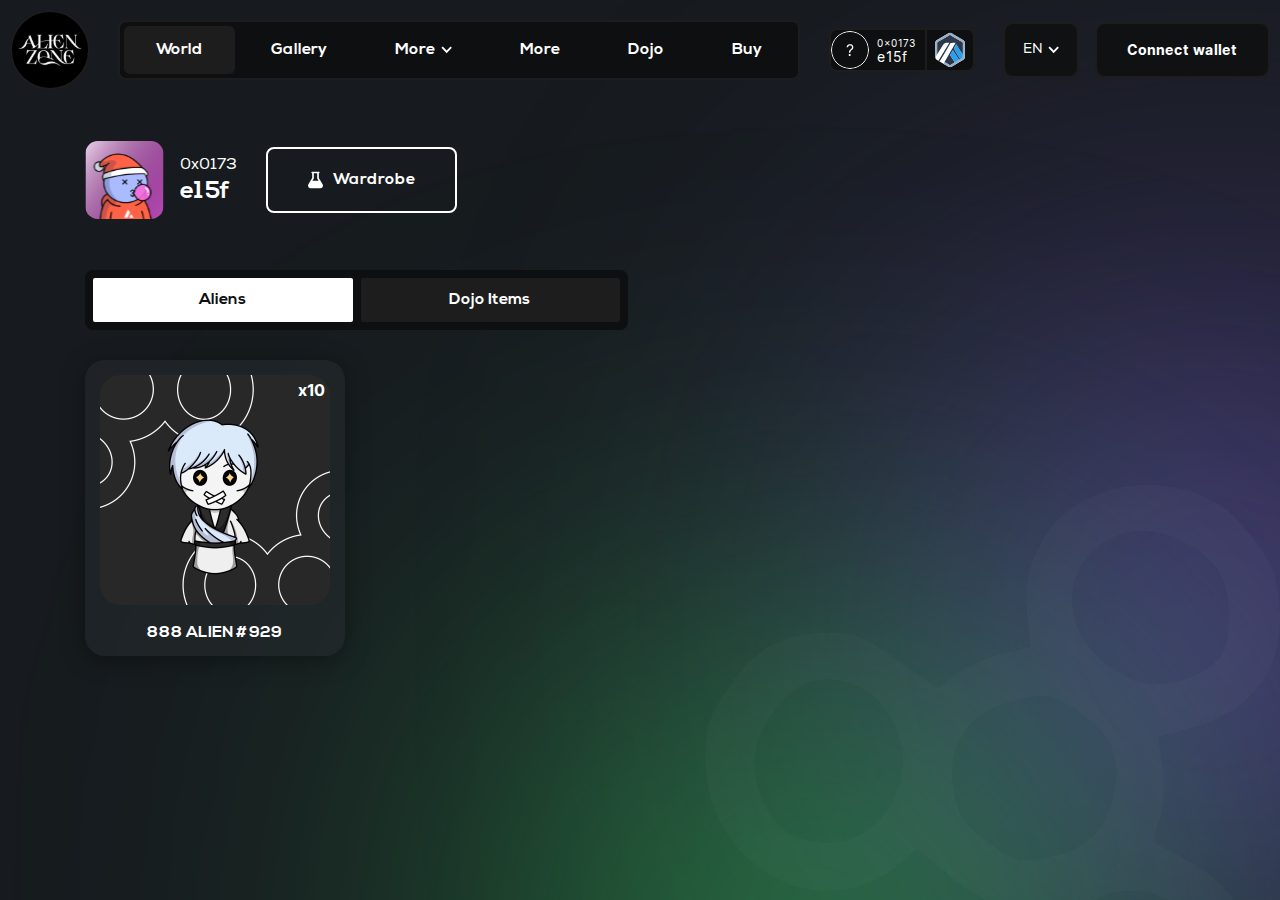
<file: wallet.html>
<!DOCTYPE html>
<html lang="en">
  <head>
    <meta charset="UTF-8" />
    <meta name="viewport" content="width=device-width, initial-scale=1.0" />
    <title>Wallet</title>
    <link rel="stylesheet" href="./css/main.css" />
    <script defer src="./js/main.js"></script>
  </head>
  <body class="unlogged">
    <div class="wrapper relative min-h-screen w-full overflow-hidden">
      <!-- Lines -->
      <!--div
        class="lines absolute left-1/2 top-0 mx-auto flex w-full max-w-[1280px] -translate-x-1/2 justify-between tablet:hidden"
      >
        <div class="h-screen w-[1px] bg-[#252525]"></div>
        <div class="h-screen w-[1px] bg-[#252525]"></div>
        <div class="h-screen w-[1px] bg-[#252525]"></div>
        <div class="h-screen w-[1px] bg-[#252525]"></div>
      </div-->
      <!-- blurs -->
      <div
        class="absolute -right-[200px] bottom-0 h-[530px] w-[530px] rounded-full bg-[#8B65FA]/75 blur-[250px] xs:-bottom-[180px] xs:left-[100px] xs:h-[260px] xs:w-[260px] xs:blur-[123px]"
      ></div>
      <div
        class="absolute hidden rounded-full bg-[#8B65FA]/75 blur-[250px] xs:-right-[100px] xs:top-[100px] xs:block xs:h-[300px] xs:w-[300px] xs:blur-[250px]"
      ></div>
      <div
        class="absolute -bottom-[300px] right-[200px] h-[530px] w-[530px] rounded-full bg-[#38E567]/75 blur-[250px] xs:-bottom-[300px] xs:left-0 xs:h-[260px] xs:w-[260px] xs:blur-[123px]"
      ></div>
      <img
        width="575"
        height="415"
        src="./img/graphic.png"
        alt="vector"
        class="absolute bottom-0 right-0 tablet:max-w-[300px] xs:-bottom-[30px] xs:-left-[30px]"
      />
      <!-- Header -->
      <header class="absolute left-0 top-0 z-50 w-full xlg:px-[10px]">
        <div
          class="container relative z-[1000] flex w-full items-center justify-between space-x-5 pt-[10px] xlg:rounded-bl-[10px] xlg:rounded-br-[10px] xlg:bg-[#0D0D0D] xlg:py-[5px]"
        >
          <a
            href="./index.html"
            class="inline-block h-20 w-20 overflow-hidden rounded-full xlg:mr-auto xlg:h-[50px] xlg:w-[50px]"
          >
            <img
              class="h-full w-full object-cover"
              src="./img/logo.svg"
              alt=""
            />
          </a>
          <nav class="user xlg:hidden">
            <ul
              class="flex space-x-1 rounded-[8px] border-2 border-[#1D1D1D] bg-darkcolor px-1 py-1"
            >
              <li>
                <a href="#" class="nav-link bg-[#1D1D1D] hover:bg-[#1D1D1D]"
                  >World</a
                >
              </li>
              <li>
                <a href="#" class="nav-link hover:bg-[#1D1D1D]">Gallery</a>
              </li>
              <li class="nav-link-drop">
                <a href="#" class="nav-link nav-link-more hover:bg-[#1D1D1D]">
                  More
                  <svg
                    width="11"
                    height="8"
                    viewBox="0 0 11 8"
                    fill="none"
                    xmlns="http://www.w3.org/2000/svg"
                  >
                    <path
                      d="M9.56209 0.500903L5.66948 4.39351L1.76282 0.500903L0.469971 1.79375L5.65543 7.24622L10.8549 1.79375L9.56209 0.500903Z"
                      fill="white"
                    />
                  </svg>
                </a>
                <div class="nav-link-drop-list">
                  <a href="#">More option</a>
                  <a href="#">More option</a>
                </div>
              </li>
              <li>
                <a href="#" class="nav-link hover:bg-[#1D1D1D]">More</a>
              </li>
              <li>
                <a href="#" class="nav-link hover:bg-[#1D1D1D]">Dojo</a>
              </li>
              <li>
                <a href="#" class="nav-link hover:bg-[#1D1D1D]">Buy</a>
              </li>
            </ul>
          </nav>
          <a
            href="./wallet.html"
            class="flex rounded-[8px] border-[2px] border-[#1D1D1D] bg-darkcolor xlg:ml-auto"
          >
            <div class="flex items-center pr-[10px]">
              <img
                class="mr-2 h-[38px] header-avatar w-[38px] overflow-hidden rounded-[6px] object-cover"
                src="./img/user-avatar.svg"
                alt="User avatar"
              />
              <img
                class="mr-2 h-[38px] header-avatar-anonym w-[38px] overflow-hidden rounded-[6px] object-cover"
                src="./img/avatar-anonym.svg"
                alt="User avatar"
              />
              <div class="">
                <p
                  class="mb-[2.5px] font-inter text-[10px] leading-3 text-white"
                >
                  0x0173
                </p>
                <p class="font-inter text-[14px] leading-3 text-white">e15f</p>
              </div>
            </div>
            <div
              class="border border-b-0 border-l-[2px] border-r-0 border-t-0 border-[#1D1D1D] px-1 py-[2px]"
            >
              <img width="38" height="35px" src="./img/user-icon.svg" alt="" />
            </div>
          </a>
          <div class="flex space-x-4 xlg:hidden">
            <div class="header-lang-btn relative">
              <button
                value="EN"
                class="flex cursor-pointer items-center justify-center space-x-[6px] rounded-[10px] border-2 border-[#1D1D1D] bg-[#0D0D0D]/75 px-[18px] py-[16px]"
              >
                <p class="font-nexa text-[14px] uppercase leading-5 text-white">
                  EN
                </p>
                <svg
                  width="11"
                  height="8"
                  viewBox="0 0 11 8"
                  fill="none"
                  xmlns="http://www.w3.org/2000/svg"
                >
                  <path
                    d="M9.56209 0.500903L5.66948 4.39351L1.76282 0.500903L0.469971 1.79375L5.65543 7.24622L10.8549 1.79375L9.56209 0.500903Z"
                    fill="white"
                  />
                </svg>
              </button>
              <div
                class="header-lang-drop absolute left-0 top-full hidden w-full flex-col border-2 border-[#1D1D1D] bg-[#0D0D0D]/75"
              >
                <button
                  data-lang="FR"
                  class="px-[18px] py-2 text-left font-nexa text-[14px] uppercase leading-5 text-white"
                >
                  FR
                </button>
              </div>
            </div>
            <div class="connect-btn-box">
              <button
                class="inline-block w-full h-full items-center rounded-[10px] border-2 border-[#1D1D1D] bg-[#0D0D0D]/75 px-[30px] py-[13px] font-nexa text-[14px] font-bold leading-5 text-white transition-all hover:border-darkcolor hover:bg-[#1D1D1D]"
              >
                Connect wallet
              </button>
              <div
                class="connect-btn-alert mt-[10px] inline-flex items-center gap-[7px] rounded-lg border-[1px] border-dashed border-[#C8144A] p-[10px] xs:mt-5"
              >
                <svg
                  width="18"
                  height="18"
                  viewBox="0 0 18 18"
                  fill="none"
                  xmlns="http://www.w3.org/2000/svg"
                >
                  <path
                    d="M17.626 13.4982L11.2675 1.80957C10.2459 0.0896862 7.7555 0.087401 6.73252 1.80957L0.374304 13.4982C-0.670047 15.2556 0.594347 17.4811 2.64125 17.4811H15.3585C17.4037 17.4811 18.6704 15.2574 17.626 13.4982ZM9 15.3717C8.41858 15.3717 7.94531 14.8984 7.94531 14.317C7.94531 13.7356 8.41858 13.2623 9 13.2623C9.58141 13.2623 10.0547 13.7356 10.0547 14.317C10.0547 14.8984 9.58141 15.3717 9 15.3717ZM10.0547 11.1529C10.0547 11.7343 9.58141 12.2076 9 12.2076C8.41858 12.2076 7.94531 11.7343 7.94531 11.1529V5.8795C7.94531 5.29808 8.41858 4.82481 9 4.82481C9.58141 4.82481 10.0547 5.29808 10.0547 5.8795V11.1529Z"
                    fill="#C8144A"
                  />
                </svg>
                <span
                  class="font-nexa text-sm font-normal leading-none text-[#C8144A]"
                  >Metamask is not installed</span
                >
              </div>
            </div>
          </div>
          <div
            class="hidden h-[30px] w-[30px] items-center justify-center px-[4px] py-[5px] xlg:flex"
          >
            <button class="burger flex h-full w-full flex-col justify-between">
              <span class="top-line h-[2px] w-full bg-white"></span>
              <span class="middle-line h-[2px] w-full bg-white"></span>
              <span class="bottom-line h-[2px] w-full bg-white"></span>
            </button>
          </div>
        </div>
        <div
          id="menu"
          class="pb-60px fixed left-0 top-[-100%] z-10 hidden h-screen w-full flex-col items-center overflow-y-auto bg-[#171b1f] px-[10px] pb-[60px] pt-[90px] xlg:flex xs:pb-8"
        >
          <ul class="mb-10 flex flex-col items-center space-y-10 xs:space-y-7">
            <li>
              <a
                href="#"
                class="font-nexa text-base font-bold leading-5 text-white"
                >World</a
              >
            </li>
            <li>
              <a
                href="#"
                class="font-nexa text-base font-bold leading-5 text-white"
                >Gallery</a
              >
            </li>
            <li>
              <a
                href="#"
                class="font-nexa text-base font-bold leading-5 text-white"
                >Earn</a
              >
            </li>
            <li>
              <a
                href="#"
                class="font-nexa text-base font-bold leading-5 text-white menu-drop-link"
              >
                More
                <svg
                  width="11"
                  height="8"
                  viewBox="0 0 11 8"
                  fill="none"
                  xmlns="http://www.w3.org/2000/svg"
                >
                  <path
                    d="M9.56209 0.500903L5.66948 4.39351L1.76282 0.500903L0.469971 1.79375L5.65543 7.24622L10.8549 1.79375L9.56209 0.500903Z"
                    fill="white"
                  />
                </svg>
              </a>
              <div class="menu-drop-list">
                <a href="#">more option</a>
                <a href="#">more option</a>
              </div>
            </li>
            <li>
              <a
                href="#"
                class="font-nexa text-base font-bold leading-5 text-white"
                >Dojo</a
              >
            </li>
            <li>
              <a
                href="#"
                class="font-nexa text-base font-bold leading-5 text-white"
                >Buy</a
              >
            </li>
          </ul>
          <div class="menu-lang-btn relative w-full max-w-[340px]">
            <button
              value="EN"
              class="flex w-full cursor-pointer items-center justify-center space-x-[6px] rounded-[10px] border-2 border-[#1D1D1D] bg-[#0d0d0d] px-[18px] py-[16px]"
            >
              <p class="font-nexa text-[14px] uppercase leading-5 text-white">
                EN
              </p>
              <svg
                width="11"
                height="8"
                viewBox="0 0 11 8"
                fill="none"
                xmlns="http://www.w3.org/2000/svg"
              >
                <path
                  d="M9.56209 0.500903L5.66948 4.39351L1.76282 0.500903L0.469971 1.79375L5.65543 7.24622L10.8549 1.79375L9.56209 0.500903Z"
                  fill="white"
                />
              </svg>
            </button>
            <div
              class="menu-lang-drop absolute left-0 top-full hidden w-full flex-col border-2 border-[#1D1D1D] bg-[#0D0D0D]"
            >
              <button
                data-lang="FR"
                class="px-[18px] py-2 text-center font-nexa text-[14px] uppercase leading-5 text-white"
              >
                FR
              </button>
            </div>
          </div>
          <button
            class="text-centerrounded-[10px] text-bold text-bold mt-[10px] w-full max-w-[340px] rounded-[10px] border-2 border-[#1D1D1D] bg-[#0d0d0d] px-5 py-[15px] font-nexa text-[14px] leading-4 text-white"
          >
            Connect wallet
          </button>
        </div>
      </header>
      <!-- Main content -->
      <div
        class="relative z-40 mx-auto max-w-[1130px] pb-[100px] pl-[10px] pr-[10px] pt-[140px] md:pt-[100px]"
      >
        <!-- head -->
        <div
          class="flex items-center gap-[30px] xxs:flex-col xxs:items-start xxs:gap-[10px]"
        >
          <div class="flex items-center gap-[15px] xs:gap-[10px]">
            <img
              class="h-20 w-20 overflow-hidden rounded-lg xs:h-[60px] xs:w-[60px]"
              width="80"
              height="80"
              src="./img/user-avatar.svg"
              alt=""
            />
            <div>
              <p
                class="font-nexa text-base font-normal leading-[19px] text-white"
              >
                0x0173
              </p>
              <p
                class="mt-[5px] font-nexabold text-2xl font-bold leading-none text-white"
              >
                e15f
              </p>
            </div>
          </div>
          <a
            href="#"
            class="flex items-center gap-[10px] rounded-lg border-2 border-white px-10 py-[22px] font-nexabold text-base font-bold leading-none text-white xs:py-5 xxs:w-full xxs:justify-center"
          >
            <svg
              width="15"
              height="18"
              viewBox="0 0 15 18"
              fill="none"
              xmlns="http://www.w3.org/2000/svg"
            >
              <path
                fill-rule="evenodd"
                clip-rule="evenodd"
                d="M4.16504 2.33329C3.70457 2.33329 3.33129 1.96019 3.33129 1.49996C3.33129 1.03973 3.70458 0.666626 4.16504 0.666626H10.835C11.2954 0.666626 11.6688 1.03973 11.6688 1.49996C11.6688 1.96019 11.2954 2.33329 10.835 2.33329V7.04715L14.5883 13.1405C15.6745 14.904 14.5024 17.3333 12.3495 17.3333H2.65047C0.497594 17.3333 -0.674481 14.904 0.411702 13.1405L4.16504 7.04715V2.33329ZM5.83252 2.33329V7.28311C5.83252 7.43738 5.78967 7.58863 5.70875 7.71996L4.40704 9.83329H10.593L9.29125 7.71996C9.21034 7.58863 9.1675 7.43738 9.1675 7.28311V2.33329H5.83252Z"
                fill="white"
              />
            </svg>
            Wardrobe
          </a>
        </div>
        <!-- Tab btns -->
        <div
          class="mt-[50px] flex w-full max-w-[543px] items-center gap-2 rounded-lg bg-[#0E0F10] p-2 xs:mt-5"
        >
          <button
            data-tab="1"
            class="wallet-tab-btn active w-1/2 rounded-sm bg-[#1D1D1D] p-[10px] text-center font-nexabold text-base font-bold leading-[24px] text-white"
          >
            Aliens
          </button>
          <button
            data-tab="2"
            class="wallet-tab-btn w-1/2 rounded-sm bg-[#1D1D1D] p-[10px] text-center font-nexabold text-base font-bold leading-[24px] text-white"
          >
            Dojo Items
          </button>
        </div>
        <!-- Tab content -->
        <div class="mt-[30px]">
          <div
            class="wallet-tab-content wallet-tab-content-1 grid grid-cols-4 gap-6 md:grid-cols-3 sm:grid-cols-2 xs:gap-[10px]"
          >
            <div
              class="wallet-item max-w-[260px] rounded-[20px] bg-[#24292D]/60 p-[15px] shadow-cardshadow xs:rounded-[12px] xs:p-[10px]"
            >
              <p class="wallet-amount">x<span>10</span></p>
              <img
                class="h-auto w-full max-w-[230px] overflow-hidden rounded-[20px] object-cover xs:rounded-[12px]"
                src="./img/card-img4.png"
                alt=""
              />
              <p
                class="mt-5 text-center font-nexabold text-base font-bold leading-none text-white xs:mt-[10px] xs:text-[12px]"
              >
                888 ALIEN #929
              </p>
            </div>
          </div>
          <div
            class="wallet-tab-content wallet-tab-content-2 hidden grid-cols-4 gap-6 md:grid-cols-3 sm:grid-cols-2 xs:gap-[10px]"
          >
            <div
              class="wallet-item max-w-[260px] rounded-[20px] bg-[#24292D]/60 p-[15px] shadow-cardshadow xs:rounded-[12px] xs:p-[10px]"
            >
              <p class="wallet-amount">x<span>11</span></p>
              <img
                class="h-auto w-full max-w-[230px] overflow-hidden rounded-[20px] object-cover xs:rounded-[12px]"
                src="./img/card-img4.png"
                alt=""
              />
              <p
                class="mt-5 text-center font-nexabold text-base font-bold leading-none text-white xs:mt-[10px] xs:text-[12px]"
              >
                888 ALIEN #929
              </p>
            </div>
          </div>
        </div>
      </div>
    </div>
  </body>
</html>
</file>
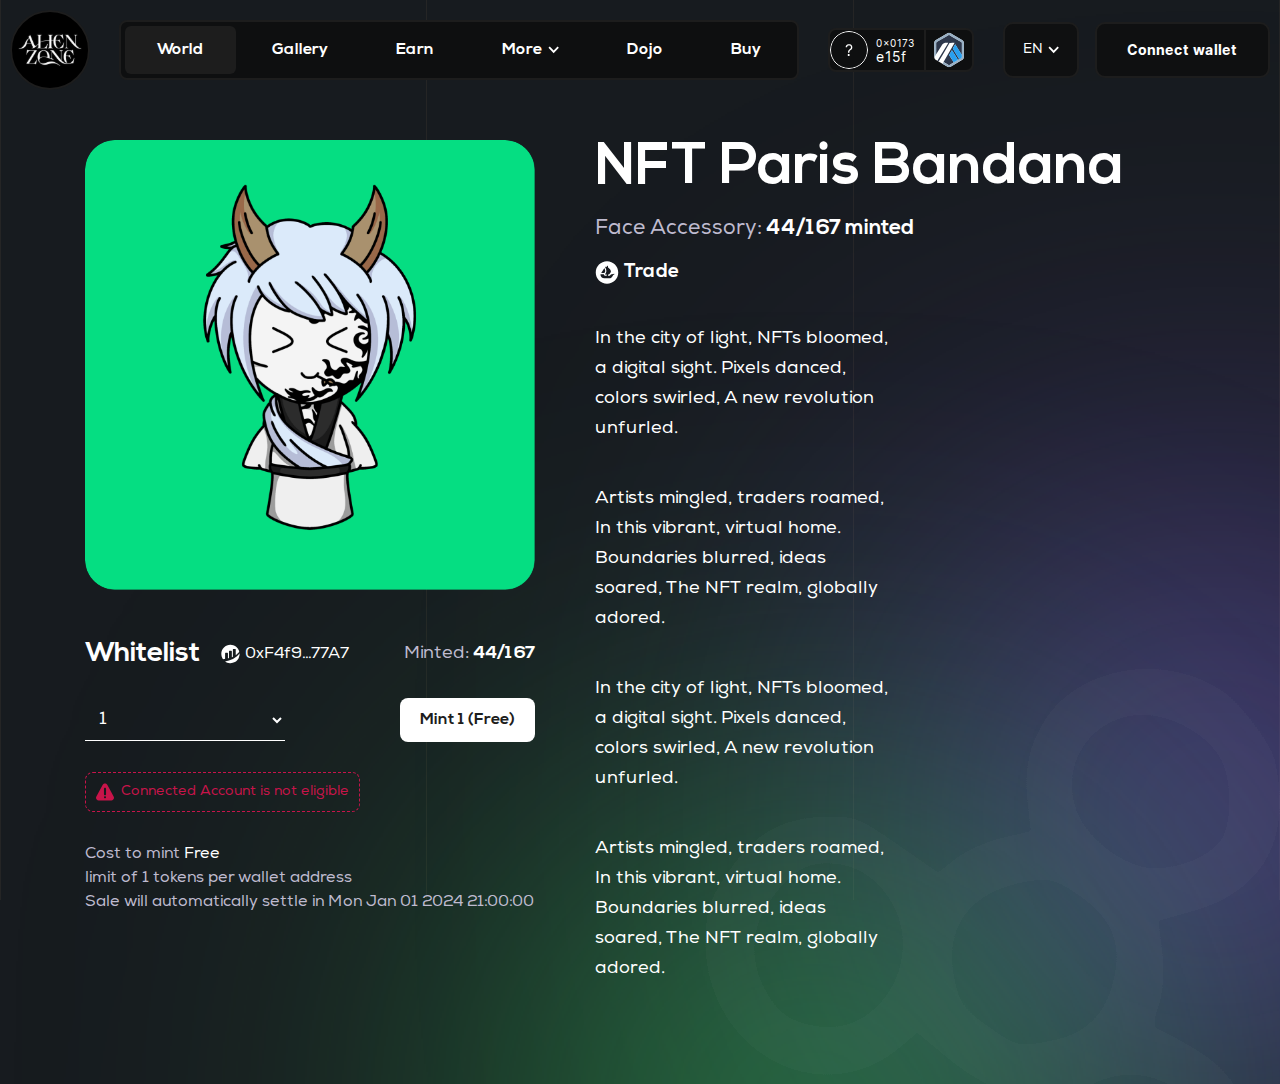
<file: whitelist.html>
<!DOCTYPE html>
<html lang="en">
  <head>
    <meta charset="UTF-8" />
    <meta name="viewport" content="width=device-width, initial-scale=1.0" />
    <title>Whitelist</title>
    <link rel="stylesheet" href="./css/main.css" />
    <script defer src="./js/main.js"></script>
  </head>
  <body class="unlogged">
    <div class="wrapper relative min-h-screen w-full overflow-hidden">
      <!-- Lines -->
      <div
        class="lines absolute left-1/2 top-0 mx-auto flex w-full max-w-[1280px] -translate-x-1/2 justify-between tablet:hidden"
      >
        <div class="h-screen w-[1px] bg-[#252525]"></div>
        <div class="h-screen w-[1px] bg-[#252525]"></div>
        <div class="h-screen w-[1px] bg-[#252525]"></div>
        <div class="h-screen w-[1px] bg-[#252525]"></div>
      </div>
      <!-- blurs -->
      <div
        class="absolute -right-[200px] bottom-0 h-[530px] w-[530px] rounded-full bg-[#8B65FA]/75 blur-[250px] xs:-bottom-[180px] xs:left-[100px] xs:h-[260px] xs:w-[260px] xs:blur-[123px]"
      ></div>
      <div
        class="absolute hidden rounded-full bg-[#8B65FA]/75 blur-[250px] xs:-right-[100px] xs:top-[100px] xs:block xs:h-[300px] xs:w-[300px] xs:blur-[250px]"
      ></div>
      <div
        class="absolute -bottom-[300px] right-[200px] h-[530px] w-[530px] rounded-full bg-[#38E567]/75 blur-[250px] xs:-bottom-[300px] xs:left-0 xs:h-[260px] xs:w-[260px] xs:blur-[123px]"
      ></div>
      <img
        width="575"
        height="415"
        src="./img/graphic.png"
        alt="vector"
        class="absolute bottom-0 right-0 tablet:max-w-[300px] xs:-bottom-[130px] xs:-left-[30px]"
      />
      <!-- Header -->
      <header class="absolute left-0 top-0 z-50 w-full xlg:px-[10px]">
        <div
          class="container relative z-[1000] flex w-full items-center justify-between space-x-5 pt-[10px] xlg:rounded-bl-[10px] xlg:rounded-br-[10px] xlg:bg-[#0D0D0D] xlg:py-[5px]"
        >
          <a
            href="./index.html"
            class="inline-block h-20 w-20 overflow-hidden rounded-full xlg:mr-auto xlg:h-[50px] xlg:w-[50px]"
          >
            <img
              class="h-full w-full object-cover"
              src="./img/logo.svg"
              alt=""
            />
          </a>
          <nav class="user xlg:hidden">
            <ul
              class="flex space-x-1 rounded-[8px] border-2 border-[#1D1D1D] bg-darkcolor px-1 py-1"
            >
              <li>
                <a href="#" class="nav-link bg-[#1D1D1D] hover:bg-[#1D1D1D]"
                  >World</a
                >
              </li>
              <li>
                <a href="#" class="nav-link hover:bg-[#1D1D1D]">Gallery</a>
              </li>
              <li>
                <a href="#" class="nav-link hover:bg-[#1D1D1D]">Earn</a>
              </li>
              <li class="nav-link-drop">
                <a href="#" class="nav-link nav-link-more hover:bg-[#1D1D1D]">
                  More
                  <svg
                    width="11"
                    height="8"
                    viewBox="0 0 11 8"
                    fill="none"
                    xmlns="http://www.w3.org/2000/svg"
                  >
                    <path
                      d="M9.56209 0.500903L5.66948 4.39351L1.76282 0.500903L0.469971 1.79375L5.65543 7.24622L10.8549 1.79375L9.56209 0.500903Z"
                      fill="white"
                    />
                  </svg>
                </a>
                <div class="nav-link-drop-list">
                  <a href="#">More option</a>
                  <a href="#">More option</a>
                </div>
              </li>
              <li>
                <a href="#" class="nav-link hover:bg-[#1D1D1D]">Dojo</a>
              </li>
              <li>
                <a href="#" class="nav-link hover:bg-[#1D1D1D]">Buy</a>
              </li>
            </ul>
          </nav>
          <a
            href="./wallet.html"
            class="flex rounded-[8px] border-[2px] border-[#1D1D1D] bg-darkcolor xlg:ml-auto"
          >
            <div class="flex items-center pr-[10px]">
              <img
                class="mr-2 h-[38px] header-avatar w-[38px] overflow-hidden rounded-[6px] object-cover"
                src="./img/user-avatar.svg"
                alt="User avatar"
              />
              <img
                class="mr-2 h-[38px] header-avatar-anonym w-[38px] overflow-hidden rounded-[6px] object-cover"
                src="./img/avatar-anonym.svg"
                alt="User avatar"
              />
              <div class="">
                <p
                  class="mb-[2.5px] font-inter text-[10px] leading-3 text-white"
                >
                  0x0173
                </p>
                <p class="font-inter text-[14px] leading-3 text-white">e15f</p>
              </div>
            </div>
            <div
              class="border border-b-0 border-l-[2px] border-r-0 border-t-0 border-[#1D1D1D] px-1 py-[2px]"
            >
              <img width="38" height="35px" src="./img/user-icon.svg" alt="" />
            </div>
          </a>
          <div class="flex space-x-4 xlg:hidden">
            <div class="header-lang-btn relative">
              <button
                value="EN"
                class="flex cursor-pointer items-center justify-center space-x-[6px] rounded-[10px] border-2 border-[#1D1D1D] bg-[#0D0D0D]/75 px-[18px] py-[16px]"
              >
                <p class="font-nexa text-[14px] uppercase leading-5 text-white">
                  EN
                </p>
                <svg
                  width="11"
                  height="8"
                  viewBox="0 0 11 8"
                  fill="none"
                  xmlns="http://www.w3.org/2000/svg"
                >
                  <path
                    d="M9.56209 0.500903L5.66948 4.39351L1.76282 0.500903L0.469971 1.79375L5.65543 7.24622L10.8549 1.79375L9.56209 0.500903Z"
                    fill="white"
                  />
                </svg>
              </button>
              <div
                class="header-lang-drop absolute left-0 top-full hidden w-full flex-col border-2 border-[#1D1D1D] bg-[#0D0D0D]/75"
              >
                <button
                  data-lang="FR"
                  class="px-[18px] py-2 text-left font-nexa text-[14px] uppercase leading-5 text-white"
                >
                  FR
                </button>
              </div>
            </div>
            <div class="connect-btn-box">
              <button
                class="inline-block w-full h-full items-center rounded-[10px] border-2 border-[#1D1D1D] bg-[#0D0D0D]/75 px-[30px] py-[13px] font-nexa text-[14px] font-bold leading-5 text-white transition-all hover:border-darkcolor hover:bg-[#1D1D1D]"
              >
                Connect wallet
              </button>
              <div
                class="connect-btn-alert mt-[10px] inline-flex items-center gap-[7px] rounded-lg border-[1px] border-dashed border-[#C8144A] p-[10px] xs:mt-5"
              >
                <svg
                  width="18"
                  height="18"
                  viewBox="0 0 18 18"
                  fill="none"
                  xmlns="http://www.w3.org/2000/svg"
                >
                  <path
                    d="M17.626 13.4982L11.2675 1.80957C10.2459 0.0896862 7.7555 0.087401 6.73252 1.80957L0.374304 13.4982C-0.670047 15.2556 0.594347 17.4811 2.64125 17.4811H15.3585C17.4037 17.4811 18.6704 15.2574 17.626 13.4982ZM9 15.3717C8.41858 15.3717 7.94531 14.8984 7.94531 14.317C7.94531 13.7356 8.41858 13.2623 9 13.2623C9.58141 13.2623 10.0547 13.7356 10.0547 14.317C10.0547 14.8984 9.58141 15.3717 9 15.3717ZM10.0547 11.1529C10.0547 11.7343 9.58141 12.2076 9 12.2076C8.41858 12.2076 7.94531 11.7343 7.94531 11.1529V5.8795C7.94531 5.29808 8.41858 4.82481 9 4.82481C9.58141 4.82481 10.0547 5.29808 10.0547 5.8795V11.1529Z"
                    fill="#C8144A"
                  />
                </svg>
                <span
                  class="font-nexa text-sm font-normal leading-none text-[#C8144A]"
                  >Metamask is not installed</span
                >
              </div>
            </div>
          </div>
          <div
            class="hidden h-[30px] w-[30px] items-center justify-center px-[4px] py-[5px] xlg:flex"
          >
            <button class="burger flex h-full w-full flex-col justify-between">
              <span class="top-line h-[2px] w-full bg-white"></span>
              <span class="middle-line h-[2px] w-full bg-white"></span>
              <span class="bottom-line h-[2px] w-full bg-white"></span>
            </button>
          </div>
        </div>
        <div
          id="menu"
          class="pb-60px fixed left-0 top-[-100%] z-10 hidden h-screen w-full flex-col items-center overflow-y-auto bg-[#171b1f] px-[10px] pb-[60px] pt-[90px] xlg:flex xs:pb-8"
        >
          <ul class="mb-10 flex flex-col items-center space-y-10 xs:space-y-7">
            <li>
              <a
                href="#"
                class="font-nexa text-base font-bold leading-5 text-white"
                >World</a
              >
            </li>
            <li>
              <a
                href="#"
                class="font-nexa text-base font-bold leading-5 text-white"
                >Gallery</a
              >
            </li>
            <li>
              <a
                href="#"
                class="font-nexa text-base font-bold leading-5 text-white"
                >Earn</a
              >
            </li>
            <li>
              <a
                href="#"
                class="font-nexa text-base font-bold leading-5 text-white menu-drop-link"
              >
                More
                <svg
                  width="11"
                  height="8"
                  viewBox="0 0 11 8"
                  fill="none"
                  xmlns="http://www.w3.org/2000/svg"
                >
                  <path
                    d="M9.56209 0.500903L5.66948 4.39351L1.76282 0.500903L0.469971 1.79375L5.65543 7.24622L10.8549 1.79375L9.56209 0.500903Z"
                    fill="white"
                  />
                </svg>
              </a>
              <div class="menu-drop-list">
                <a href="#">more option</a>
                <a href="#">more option</a>
              </div>
            </li>
            <li>
              <a
                href="#"
                class="font-nexa text-base font-bold leading-5 text-white"
                >Dojo</a
              >
            </li>
            <li>
              <a
                href="#"
                class="font-nexa text-base font-bold leading-5 text-white"
                >Buy</a
              >
            </li>
          </ul>
          <div class="menu-lang-btn relative w-full max-w-[340px]">
            <button
              value="EN"
              class="flex w-full cursor-pointer items-center justify-center space-x-[6px] rounded-[10px] border-2 border-[#1D1D1D] bg-[#0d0d0d] px-[18px] py-[16px]"
            >
              <p class="font-nexa text-[14px] uppercase leading-5 text-white">
                EN
              </p>
              <svg
                width="11"
                height="8"
                viewBox="0 0 11 8"
                fill="none"
                xmlns="http://www.w3.org/2000/svg"
              >
                <path
                  d="M9.56209 0.500903L5.66948 4.39351L1.76282 0.500903L0.469971 1.79375L5.65543 7.24622L10.8549 1.79375L9.56209 0.500903Z"
                  fill="white"
                />
              </svg>
            </button>
            <div
              class="menu-lang-drop absolute left-0 top-full hidden w-full flex-col border-2 border-[#1D1D1D] bg-[#0D0D0D]"
            >
              <button
                data-lang="FR"
                class="px-[18px] py-2 text-center font-nexa text-[14px] uppercase leading-5 text-white"
              >
                FR
              </button>
            </div>
          </div>
          <button
            class="text-centerrounded-[10px] text-bold text-bold mt-[10px] w-full max-w-[340px] rounded-[10px] border-2 border-[#1D1D1D] bg-[#0d0d0d] px-5 py-[15px] font-nexa text-[14px] leading-4 text-white"
          >
            Connect wallet
          </button>
        </div>
      </header>
      <!-- Main content -->
      <div
        class="relative z-40 mx-auto flex max-w-[1130px] gap-[60px] pb-[100px] pl-[10px] pr-[10px] pt-[140px] tablet:gap-[30px] md:flex-col-reverse md:pt-[100px] xs:pb-10"
      >
        <!-- left content -->
        <div class="left max-w-[450px] tablet:max-w-[420px]">
          <!-- left image -->
          <div class="max-w-[450px] overflow-hidden rounded-[30px] md:hidden">
            <img width="450" height="450" src="./img/persona2.png" alt="" />
          </div>
          <!-- left info -->
          <div
            class="mt-[50px] flex items-center justify-between xs:mt-0 xs:items-end"
          >
            <div class="flex gap-5 xs:flex-col xs:gap-5">
              <p
                class="font-nexabold text-[28px] font-bold leading-none text-white xs:text-[21px]"
              >
                Whitelist
              </p>
              <div class="flex items-center gap-[5px]">
                <svg
                  width="20"
                  height="20"
                  viewBox="0 0 20 20"
                  fill="none"
                  xmlns="http://www.w3.org/2000/svg"
                >
                  <path
                    d="M5.10336 9.5625C5.10347 9.46015 5.12376 9.35882 5.16308 9.26432C5.2024 9.16982 5.25997 9.08401 5.3325 9.01179C5.40503 8.93957 5.49109 8.88236 5.58576 8.84345C5.68043 8.80453 5.78184 8.78467 5.88419 8.785L7.17836 8.78917C7.38464 8.78939 7.5824 8.87149 7.72818 9.01743C7.87397 9.16337 7.95586 9.36122 7.95586 9.5675V14.4625C8.10169 14.4192 8.28919 14.3733 8.49419 14.325C8.63642 14.2916 8.76319 14.2111 8.85395 14.0966C8.9447 13.9821 8.99412 13.8403 8.99419 13.6942V7.62167C8.99441 7.41545 9.07637 7.21773 9.22211 7.07184C9.36785 6.92594 9.56548 6.84377 9.77169 6.84333H11.0684C11.2748 6.84333 11.4728 6.92533 11.6187 7.0713C11.7647 7.21727 11.8467 7.41524 11.8467 7.62167V13.2575C11.8467 13.2575 12.1717 13.1258 12.4875 12.9925C12.6048 12.9427 12.7049 12.8595 12.7752 12.7532C12.8456 12.647 12.8832 12.5224 12.8834 12.395V5.675C12.8836 5.46864 12.9657 5.2708 13.1116 5.12488C13.2575 4.97896 13.4553 4.89689 13.6617 4.89666H14.9584C15.1648 4.89666 15.3628 4.97867 15.5087 5.12463C15.6547 5.2706 15.7367 5.46857 15.7367 5.675V11.2083C16.8609 10.3925 18 9.4125 18.9034 8.23333C19.0347 8.06238 19.1217 7.8616 19.1565 7.64888C19.1914 7.43616 19.1732 7.21811 19.1034 7.01416C18.4916 5.23096 17.344 3.68022 15.8175 2.57391C14.291 1.46759 12.4601 0.859704 10.575 0.833331C5.49252 0.765831 1.29169 4.91583 1.29336 10.0008C1.28833 11.6096 1.70802 13.1912 2.51002 14.5858C2.62053 14.7767 2.78321 14.932 2.97896 15.0336C3.1747 15.1351 3.39537 15.1787 3.61502 15.1592C3.86086 15.1375 4.16586 15.1067 4.52919 15.0642C4.68735 15.0463 4.8334 14.9709 4.93946 14.8522C5.04553 14.7336 5.10417 14.58 5.10419 14.4208L5.10336 9.5625ZM5.07502 17.4133C6.48497 18.4397 8.15862 19.0422 9.89924 19.15C11.6399 19.2578 13.3751 18.8665 14.9009 18.0219C16.4267 17.1774 17.6797 15.9148 18.5126 14.3826C19.3455 12.8504 19.7236 11.1122 19.6025 9.3725C16.255 14.3675 10.0742 16.7017 5.07502 17.4133Z"
                    fill="white"
                  />
                </svg>
                <span
                  class="font-nexa text-base font-normal leading-[19px] text-white xs:text-base"
                  >0xF4f9...77A7</span
                >
              </div>
            </div>
            <div class="flex items-center gap-1 xs:items-end">
              <p
                class="font-nexa text-[18px] font-normal leading-[21px] text-[#BFBBCF] xs:text-base"
              >
                Minted:
              </p>
              <span
                class="font-nexabold text-[18px] font-bold leading-none text-white xs:text-base"
                >44/167</span
              >
            </div>
          </div>
          <!-- amount -->
          <div class="mt-[30px] flex items-center justify-between xs:mt-5">
            <!-- 
            <div
              class="amount-drop relative w-full max-w-[165px] before:absolute before:bottom-0 before:left-0 before:h-[2px] before:w-full before:bg-[#bfbbcf]"
            >
              <input
                value="0"
                class="amount-drop-main bg-transparent flex w-full items-center justify-between"
              />
              <div
                class="amount-drop-items absolute left-0 top-full hidden max-h-[212px] w-full flex-col items-start overflow-y-auto bg-[#171b1f]/95 backdrop-blur-[100] xs:max-h-[120px]"
              >
                <button
                  class="w-full py-4 text-left font-nexa text-[18px] font-normal leading-[21px] text-white xs:py-2"
                >
                  1
                </button>
                <button
                  class="w-full py-4 text-left font-nexa text-[18px] font-normal leading-[21px] text-white xs:py-2"
                >
                  2
                </button>
                <button
                  class="w-full py-4 text-left font-nexa text-[18px] font-normal leading-[21px] text-white xs:py-2"
                >
                  3
                </button>
                <button
                  class="w-full py-4 text-left font-nexa text-[18px] font-normal leading-[21px] text-white xs:py-2"
                >
                  4
                </button>
                <button
                  class="w-full py-4 text-left font-nexa text-[18px] font-normal leading-[21px] text-white xs:py-2"
                >
                  5
                </button>
                <button
                  class="w-full py-4 text-left font-nexa text-[18px] font-normal leading-[21px] text-white xs:py-2"
                >
                  6
                </button>
              </div>
            </div>
             -->
            <form action="#" class="amount-form">
              <select name="amount" id="amount">
                <option value="1">1</option>
                <option value="2">2</option>
                <option value="3">3</option>
              </select>
              <button
                class="rounded-lg bg-white px-5 py-[14px] font-nexabold text-base leading-none text-[#1D1D1D]"
              >
                Mint <span>1</span> (Free)
              </button>
            </form>
          </div>
          <!-- warning -->
          <div
            class="mt-[30px] inline-flex items-center gap-[7px] rounded-lg border-[1px] border-dashed border-[#C8144A] p-[10px] xs:mt-5"
          >
            <svg
              width="18"
              height="18"
              viewBox="0 0 18 18"
              fill="none"
              xmlns="http://www.w3.org/2000/svg"
            >
              <path
                d="M17.626 13.4982L11.2675 1.80957C10.2459 0.0896862 7.7555 0.087401 6.73252 1.80957L0.374304 13.4982C-0.670047 15.2556 0.594347 17.4811 2.64125 17.4811H15.3585C17.4037 17.4811 18.6704 15.2574 17.626 13.4982ZM9 15.3717C8.41858 15.3717 7.94531 14.8984 7.94531 14.317C7.94531 13.7356 8.41858 13.2623 9 13.2623C9.58141 13.2623 10.0547 13.7356 10.0547 14.317C10.0547 14.8984 9.58141 15.3717 9 15.3717ZM10.0547 11.1529C10.0547 11.7343 9.58141 12.2076 9 12.2076C8.41858 12.2076 7.94531 11.7343 7.94531 11.1529V5.8795C7.94531 5.29808 8.41858 4.82481 9 4.82481C9.58141 4.82481 10.0547 5.29808 10.0547 5.8795V11.1529Z"
                fill="#C8144A"
              />
            </svg>
            <span
              class="font-nexa text-sm font-normal leading-none text-[#C8144A]"
              >Connected Account is not eligible</span
            >
          </div>
          <div class="mt-[30px] xs:mt-5">
            <p class="font-nexa text-base font-normal text-[#BFBBCF]">
              Cost to mint <span class="text-white">Free</span>
            </p>
            <p class="font-nexa text-base font-normal text-[#BFBBCF]">
              limit of 1 tokens per wallet address
            </p>
            <p
              class="whitespace-nowrap font-nexa text-base font-normal text-[#BFBBCF] tablet:whitespace-normal"
            >
              Sale will automatically settle in Mon Jan 01 2024 21:00:00
            </p>
          </div>
        </div>
        <!-- right content -->
        <div class="flex flex-col">
          <h1
            class="font-nexabold text-[58px] font-bold leading-none text-white xlg:text-[40px] xs:text-[32px]"
          >
            NFT Paris Bandana
          </h1>
          <p
            class="mt-[17.5px] font-nexa text-[21px] font-normal leading-[25px] text-[#BFBBCF] xs:mt-[10px] xs:text-base"
          >
            Face Accessory:
            <span
              class="font-nexabold text-[21px] font-bold leading-none text-white xs:text-base"
              >44/167 minted</span
            >
          </p>
          <a href="#" class="mt-5 flex items-center gap-[5px] md:mt-5">
            <svg
              width="24"
              height="23"
              viewBox="0 0 24 23"
              fill="none"
              xmlns="http://www.w3.org/2000/svg"
            >
              <path
                d="M12 0.25C5.78775 0.25 0.75 5.28775 0.75 11.5C0.75 17.7122 5.78775 22.75 12 22.75C18.2122 22.75 23.25 17.7122 23.25 11.5C23.25 5.28775 18.2145 0.25 12 0.25ZM6.30075 11.878L6.348 11.8015L9.27525 7.22275C9.318 7.1575 9.41925 7.16425 9.45075 7.23625C9.939 8.332 10.362 9.6955 10.164 10.5438C10.0808 10.8925 9.849 11.365 9.588 11.8015C9.55427 11.8655 9.51747 11.9278 9.47775 11.9882C9.46848 12.0017 9.45602 12.0126 9.4415 12.0201C9.42697 12.0275 9.41083 12.0313 9.3945 12.031H6.38625C6.36831 12.0312 6.35064 12.0266 6.33511 12.0176C6.31959 12.0086 6.30677 11.9956 6.29802 11.9799C6.28926 11.9643 6.2849 11.9465 6.28538 11.9286C6.28586 11.9106 6.29117 11.8932 6.30075 11.878ZM19.344 13.453C19.3442 13.473 19.3386 13.4926 19.3278 13.5094C19.317 13.5262 19.3015 13.5394 19.2833 13.5475C19.056 13.6442 18.2798 14.002 17.958 14.4498C17.1345 15.595 16.5068 17.233 15.1005 17.233H9.237C7.158 17.233 5.475 15.5433 5.475 13.4575V13.39C5.475 13.336 5.52 13.291 5.57625 13.291H8.84325C8.9085 13.291 8.95575 13.3495 8.95125 13.4147C8.9265 13.6262 8.967 13.8445 9.06825 14.0425C9.26175 14.4362 9.6645 14.6815 10.0988 14.6815H11.7165V13.4193H10.1168C10.0981 13.4189 10.0799 13.4134 10.064 13.4036C10.0482 13.3937 10.0353 13.3797 10.0268 13.3631C10.0183 13.3465 10.0144 13.3279 10.0156 13.3092C10.0168 13.2906 10.0229 13.2726 10.0335 13.2573C10.2635 12.9296 10.4776 12.5909 10.6747 12.2425C10.8251 11.9823 10.9596 11.7134 11.0775 11.437C11.1 11.3875 11.118 11.3358 11.1382 11.2863C11.1697 11.1985 11.2013 11.1152 11.2238 11.0342C11.2463 10.9645 11.2665 10.8925 11.2845 10.825C11.3378 10.5827 11.3635 10.3351 11.361 10.087C11.361 9.98485 11.3565 9.88275 11.3475 9.781C11.343 9.67075 11.3295 9.5605 11.316 9.45025C11.307 9.3535 11.289 9.25675 11.271 9.15775C11.2456 9.01042 11.2149 8.86407 11.1787 8.719L11.1653 8.66275C11.1383 8.5615 11.1135 8.467 11.082 8.36575C10.9925 8.05768 10.8896 7.75365 10.7737 7.4545C10.7336 7.34191 10.6893 7.23084 10.641 7.1215C10.5735 6.955 10.5037 6.80425 10.4407 6.6625C10.4096 6.60191 10.3804 6.54038 10.353 6.478C10.3215 6.4105 10.29 6.343 10.2563 6.27775C10.2338 6.22825 10.2068 6.181 10.1888 6.136L9.99075 5.7715C9.96375 5.722 10.0087 5.66125 10.0627 5.677L11.3003 6.01225H11.3093L11.4713 6.0595L11.6512 6.109L11.7165 6.127V5.3935C11.7165 5.038 12 4.75 12.3533 4.75C12.5288 4.75 12.6885 4.822 12.801 4.939C12.9206 5.06002 12.9877 5.22333 12.9877 5.3935V6.48475L13.1205 6.52075C13.1295 6.52525 13.1408 6.52975 13.1498 6.5365C13.1813 6.559 13.2285 6.595 13.287 6.64C13.3342 6.676 13.3838 6.721 13.4423 6.76825C13.6272 6.91908 13.8066 7.07669 13.98 7.24075C14.1802 7.4275 14.4053 7.64575 14.6213 7.88875C14.682 7.9585 14.7405 8.026 14.8013 8.10025C14.8598 8.1745 14.925 8.2465 14.979 8.3185C15.0533 8.41525 15.1298 8.5165 15.1995 8.62225C15.231 8.67175 15.2693 8.7235 15.2985 8.773C15.3885 8.90575 15.465 9.043 15.5392 9.18025C15.5707 9.24325 15.6023 9.313 15.6293 9.3805C15.7125 9.565 15.7777 9.75175 15.8182 9.94075C15.8317 9.98125 15.8408 10.024 15.8453 10.0645V10.0735C15.8588 10.1275 15.8632 10.186 15.8677 10.2468C15.8942 10.5237 15.8604 10.8031 15.7687 11.0657C15.7395 11.1445 15.7125 11.2255 15.6765 11.3043C15.607 11.4675 15.5243 11.6248 15.429 11.7745C15.3975 11.8307 15.3592 11.8892 15.3232 11.9455C15.2827 12.004 15.24 12.0603 15.204 12.1143C15.1525 12.1852 15.0985 12.2542 15.042 12.3212C14.9925 12.3887 14.943 12.4563 14.8868 12.517C14.8131 12.6065 14.7366 12.6935 14.6572 12.778C14.6122 12.832 14.5627 12.8882 14.511 12.9377C14.4615 12.994 14.4097 13.0435 14.3647 13.0885C14.286 13.1673 14.223 13.2258 14.169 13.2775L14.0408 13.3923C14.0227 13.4098 13.9984 13.4195 13.9733 13.4193H12.9877V14.6815H14.2275C14.5042 14.6815 14.7675 14.5848 14.9813 14.4025C15.0533 14.3395 15.3705 14.065 15.7463 13.651C15.7585 13.6364 15.775 13.6262 15.7935 13.6218L19.2158 12.6318C19.2307 12.6274 19.2465 12.6267 19.2618 12.6295C19.2771 12.6324 19.2916 12.6387 19.304 12.6481C19.3165 12.6575 19.3266 12.6696 19.3335 12.6836C19.3404 12.6975 19.344 12.7129 19.344 12.7285V13.453Z"
                fill="white"
              />
            </svg>
            <span
              class="font-nexabold text-[19px] font-bold leading-none text-white"
              >Trade</span
            >
          </a>
          <div class="max-w-[300px] md:max-w-full">
            <p
              class="mt-10 font-nexa text-lg font-normal leading-[30px] text-white md:mt-6 xs:mt-5 xs:text-base"
            >
              In the city of light, NFTs bloomed, a digital sight. Pixels
              danced, colors swirled, A new revolution unfurled.
            </p>

            <p
              class="mt-10 font-nexa text-lg font-normal leading-[30px] text-white md:mt-6 xs:mt-5 xs:text-base"
            >
              Artists mingled, traders roamed, In this vibrant, virtual home.
              Boundaries blurred, ideas soared, The NFT realm, globally adored.
            </p>
            <p
              class="mt-10 font-nexa text-lg font-normal leading-[30px] text-white md:mt-6 xs:mt-5 xs:text-base"
            >
              In the city of light, NFTs bloomed, a digital sight. Pixels
              danced, colors swirled, A new revolution unfurled.
            </p>
            <p
              class="mt-10 font-nexa text-lg font-normal leading-[30px] text-white md:mt-6 xs:mt-5 xs:text-base"
            >
              Artists mingled, traders roamed, In this vibrant, virtual home.
              Boundaries blurred, ideas soared, The NFT realm, globally adored.
            </p>
          </div>
        </div>
        <!-- left image mob -->
        <div
          class="hidden max-w-[450px] overflow-hidden rounded-[30px] md:block md:max-w-full"
        >
          <img
            class="md:w-full md:max-w-full"
            width="450"
            height="450"
            src="./img/persona2.png"
            alt=""
          />
        </div>
      </div>
    </div>
  </body>
</html>
</file>
<file: css/main.css>
@font-face {
  font-family: 'Nexa';

  src: url('../fonts/Nexa-Regular.woff2') format('woff2');

  font-weight: 400;

  font-style: normal;

  font-display: swap;
}

@font-face {
  font-family: 'Nexa';

  src: url('../fonts/Inter-Bold.woff2') format('woff2');

  font-weight: 700;

  font-style: normal;

  font-display: swap;
}

@font-face {
  font-family: 'NexaBold';

  src: url('../fonts/NexaBold.woff2') format('woff2');

  font-weight: 700;

  font-style: normal;

  font-display: swap;
}

@font-face {
  font-family: 'Inter';

  src: url('../fonts/Inter-Regular.woff2') format('woff2');

  font-weight: 400;

  font-style: normal;

  font-display: swap;
}

@font-face {
  font-family: 'Inter';

  src: url('../fonts/Inter-Bold.woff2') format('woff2');

  font-weight: 700;

  font-style: normal;

  font-display: swap;
}

/*
! tailwindcss v3.3.2 | MIT License | https://tailwindcss.com
*/

/*
1. Prevent padding and border from affecting element width. (https://github.com/mozdevs/cssremedy/issues/4)
2. Allow adding a border to an element by just adding a border-width. (https://github.com/tailwindcss/tailwindcss/pull/116)
*/

*,
::before,
::after {
  box-sizing: border-box;
  /* 1 */
  border-width: 0;
  /* 2 */
  border-style: solid;
  /* 2 */
  border-color: #e5e7eb;
  /* 2 */
}

::before,
::after {
  --tw-content: '';
}

/*
1. Use a consistent sensible line-height in all browsers.
2. Prevent adjustments of font size after orientation changes in iOS.
3. Use a more readable tab size.
4. Use the user's configured `sans` font-family by default.
5. Use the user's configured `sans` font-feature-settings by default.
6. Use the user's configured `sans` font-variation-settings by default.
*/

html {
  line-height: 1.5;
  /* 1 */
  -webkit-text-size-adjust: 100%;
  /* 2 */
  -moz-tab-size: 4;
  /* 3 */
  -o-tab-size: 4;
  tab-size: 4;
  /* 3 */
  font-family: ui-sans-serif, system-ui, -apple-system, BlinkMacSystemFont, "Segoe UI", Roboto, "Helvetica Neue", Arial, "Noto Sans", sans-serif, "Apple Color Emoji", "Segoe UI Emoji", "Segoe UI Symbol", "Noto Color Emoji";
  /* 4 */
  font-feature-settings: normal;
  /* 5 */
  font-variation-settings: normal;
  /* 6 */
}

/*
1. Remove the margin in all browsers.
2. Inherit line-height from `html` so users can set them as a class directly on the `html` element.
*/

body {
  margin: 0;
  /* 1 */
  line-height: inherit;
  /* 2 */
}

/*
1. Add the correct height in Firefox.
2. Correct the inheritance of border color in Firefox. (https://bugzilla.mozilla.org/show_bug.cgi?id=190655)
3. Ensure horizontal rules are visible by default.
*/

hr {
  height: 0;
  /* 1 */
  color: inherit;
  /* 2 */
  border-top-width: 1px;
  /* 3 */
}

/*
Add the correct text decoration in Chrome, Edge, and Safari.
*/

abbr:where([title]) {
  -webkit-text-decoration: underline dotted;
  text-decoration: underline dotted;
}

/*
Remove the default font size and weight for headings.
*/

h1,
h2,
h3,
h4,
h5,
h6 {
  font-size: inherit;
  font-weight: inherit;
}

/*
Reset links to optimize for opt-in styling instead of opt-out.
*/

a {
  color: inherit;
  text-decoration: inherit;
}

/*
Add the correct font weight in Edge and Safari.
*/

b,
strong {
  font-weight: bolder;
}

/*
1. Use the user's configured `mono` font family by default.
2. Correct the odd `em` font sizing in all browsers.
*/

code,
kbd,
samp,
pre {
  font-family: ui-monospace, SFMono-Regular, Menlo, Monaco, Consolas, "Liberation Mono", "Courier New", monospace;
  /* 1 */
  font-size: 1em;
  /* 2 */
}

/*
Add the correct font size in all browsers.
*/

small {
  font-size: 80%;
}

/*
Prevent `sub` and `sup` elements from affecting the line height in all browsers.
*/

sub,
sup {
  font-size: 75%;
  line-height: 0;
  position: relative;
  vertical-align: baseline;
}

sub {
  bottom: -0.25em;
}

sup {
  top: -0.5em;
}

/*
1. Remove text indentation from table contents in Chrome and Safari. (https://bugs.chromium.org/p/chromium/issues/detail?id=999088, https://bugs.webkit.org/show_bug.cgi?id=201297)
2. Correct table border color inheritance in all Chrome and Safari. (https://bugs.chromium.org/p/chromium/issues/detail?id=935729, https://bugs.webkit.org/show_bug.cgi?id=195016)
3. Remove gaps between table borders by default.
*/

table {
  text-indent: 0;
  /* 1 */
  border-color: inherit;
  /* 2 */
  border-collapse: collapse;
  /* 3 */
}

/*
1. Change the font styles in all browsers.
2. Remove the margin in Firefox and Safari.
3. Remove default padding in all browsers.
*/

button,
input,
optgroup,
select,
textarea {
  font-family: inherit;
  /* 1 */
  font-size: 100%;
  /* 1 */
  font-weight: inherit;
  /* 1 */
  line-height: inherit;
  /* 1 */
  color: inherit;
  /* 1 */
  margin: 0;
  /* 2 */
  padding: 0;
  /* 3 */
}

/*
Remove the inheritance of text transform in Edge and Firefox.
*/

button,
select {
  text-transform: none;
}

/*
1. Correct the inability to style clickable types in iOS and Safari.
2. Remove default button styles.
*/

button,
[type='button'],
[type='reset'],
[type='submit'] {
  -webkit-appearance: button;
  /* 1 */
  background-color: transparent;
  /* 2 */
  background-image: none;
  /* 2 */
}

/*
Use the modern Firefox focus style for all focusable elements.
*/

:-moz-focusring {
  outline: auto;
}

/*
Remove the additional `:invalid` styles in Firefox. (https://github.com/mozilla/gecko-dev/blob/2f9eacd9d3d995c937b4251a5557d95d494c9be1/layout/style/res/forms.css#L728-L737)
*/

:-moz-ui-invalid {
  box-shadow: none;
}

/*
Add the correct vertical alignment in Chrome and Firefox.
*/

progress {
  vertical-align: baseline;
}

/*
Correct the cursor style of increment and decrement buttons in Safari.
*/

::-webkit-inner-spin-button,
::-webkit-outer-spin-button {
  height: auto;
}

/*
1. Correct the odd appearance in Chrome and Safari.
2. Correct the outline style in Safari.
*/

[type='search'] {
  -webkit-appearance: textfield;
  /* 1 */
  outline-offset: -2px;
  /* 2 */
}

/*
Remove the inner padding in Chrome and Safari on macOS.
*/

::-webkit-search-decoration {
  -webkit-appearance: none;
}

/*
1. Correct the inability to style clickable types in iOS and Safari.
2. Change font properties to `inherit` in Safari.
*/

::-webkit-file-upload-button {
  -webkit-appearance: button;
  /* 1 */
  font: inherit;
  /* 2 */
}

/*
Add the correct display in Chrome and Safari.
*/

summary {
  display: list-item;
}

/*
Removes the default spacing and border for appropriate elements.
*/

blockquote,
dl,
dd,
h1,
h2,
h3,
h4,
h5,
h6,
hr,
figure,
p,
pre {
  margin: 0;
}

fieldset {
  margin: 0;
  padding: 0;
}

legend {
  padding: 0;
}

ol,
ul,
menu {
  list-style: none;
  margin: 0;
  padding: 0;
}

/*
Prevent resizing textareas horizontally by default.
*/

textarea {
  resize: vertical;
}

/*
1. Reset the default placeholder opacity in Firefox. (https://github.com/tailwindlabs/tailwindcss/issues/3300)
2. Set the default placeholder color to the user's configured gray 400 color.
*/

input::-moz-placeholder,
textarea::-moz-placeholder {
  opacity: 1;
  /* 1 */
  color: #9ca3af;
  /* 2 */
}

input::placeholder,
textarea::placeholder {
  opacity: 1;
  /* 1 */
  color: #9ca3af;
  /* 2 */
}

/*
Set the default cursor for buttons.
*/

button,
[role="button"] {
  cursor: pointer;
}

/*
Make sure disabled buttons don't get the pointer cursor.
*/

:disabled {
  cursor: default;
}

/*
1. Make replaced elements `display: block` by default. (https://github.com/mozdevs/cssremedy/issues/14)
2. Add `vertical-align: middle` to align replaced elements more sensibly by default. (https://github.com/jensimmons/cssremedy/issues/14#issuecomment-634934210)
   This can trigger a poorly considered lint error in some tools but is included by design.
*/

img,
svg,
video,
canvas,
audio,
iframe,
embed,
object {
  display: block;
  /* 1 */
  vertical-align: middle;
  /* 2 */
}

/*
Constrain images and videos to the parent width and preserve their intrinsic aspect ratio. (https://github.com/mozdevs/cssremedy/issues/14)
*/

img,
video {
  max-width: 100%;
  height: auto;
}

/* Make elements with the HTML hidden attribute stay hidden by default */

[hidden] {
  display: none;
}

body {
  min-height: 100%;
  min-width: 320px;
  overscroll-behavior: none;
  --tw-bg-opacity: 1;
  background-color: rgb(23 27 31 / var(--tw-bg-opacity));
}

*,
::before,
::after {
  --tw-border-spacing-x: 0;
  --tw-border-spacing-y: 0;
  --tw-translate-x: 0;
  --tw-translate-y: 0;
  --tw-rotate: 0;
  --tw-skew-x: 0;
  --tw-skew-y: 0;
  --tw-scale-x: 1;
  --tw-scale-y: 1;
  --tw-pan-x: ;
  --tw-pan-y: ;
  --tw-pinch-zoom: ;
  --tw-scroll-snap-strictness: proximity;
  --tw-gradient-from-position: ;
  --tw-gradient-via-position: ;
  --tw-gradient-to-position: ;
  --tw-ordinal: ;
  --tw-slashed-zero: ;
  --tw-numeric-figure: ;
  --tw-numeric-spacing: ;
  --tw-numeric-fraction: ;
  --tw-ring-inset: ;
  --tw-ring-offset-width: 0px;
  --tw-ring-offset-color: #fff;
  --tw-ring-color: rgb(59 130 246 / 0.5);
  --tw-ring-offset-shadow: 0 0 #0000;
  --tw-ring-shadow: 0 0 #0000;
  --tw-shadow: 0 0 #0000;
  --tw-shadow-colored: 0 0 #0000;
  --tw-blur: ;
  --tw-brightness: ;
  --tw-contrast: ;
  --tw-grayscale: ;
  --tw-hue-rotate: ;
  --tw-invert: ;
  --tw-saturate: ;
  --tw-sepia: ;
  --tw-drop-shadow: ;
  --tw-backdrop-blur: ;
  --tw-backdrop-brightness: ;
  --tw-backdrop-contrast: ;
  --tw-backdrop-grayscale: ;
  --tw-backdrop-hue-rotate: ;
  --tw-backdrop-invert: ;
  --tw-backdrop-opacity: ;
  --tw-backdrop-saturate: ;
  --tw-backdrop-sepia: ;
}

::backdrop {
  --tw-border-spacing-x: 0;
  --tw-border-spacing-y: 0;
  --tw-translate-x: 0;
  --tw-translate-y: 0;
  --tw-rotate: 0;
  --tw-skew-x: 0;
  --tw-skew-y: 0;
  --tw-scale-x: 1;
  --tw-scale-y: 1;
  --tw-pan-x: ;
  --tw-pan-y: ;
  --tw-pinch-zoom: ;
  --tw-scroll-snap-strictness: proximity;
  --tw-gradient-from-position: ;
  --tw-gradient-via-position: ;
  --tw-gradient-to-position: ;
  --tw-ordinal: ;
  --tw-slashed-zero: ;
  --tw-numeric-figure: ;
  --tw-numeric-spacing: ;
  --tw-numeric-fraction: ;
  --tw-ring-inset: ;
  --tw-ring-offset-width: 0px;
  --tw-ring-offset-color: #fff;
  --tw-ring-color: rgb(59 130 246 / 0.5);
  --tw-ring-offset-shadow: 0 0 #0000;
  --tw-ring-shadow: 0 0 #0000;
  --tw-shadow: 0 0 #0000;
  --tw-shadow-colored: 0 0 #0000;
  --tw-blur: ;
  --tw-brightness: ;
  --tw-contrast: ;
  --tw-grayscale: ;
  --tw-hue-rotate: ;
  --tw-invert: ;
  --tw-saturate: ;
  --tw-sepia: ;
  --tw-drop-shadow: ;
  --tw-backdrop-blur: ;
  --tw-backdrop-brightness: ;
  --tw-backdrop-contrast: ;
  --tw-backdrop-grayscale: ;
  --tw-backdrop-hue-rotate: ;
  --tw-backdrop-invert: ;
  --tw-backdrop-opacity: ;
  --tw-backdrop-saturate: ;
  --tw-backdrop-sepia: ;
}

.container {
  width: 100%;
  margin-right: auto;
  margin-left: auto;
  padding-right: 10px;
  padding-left: 10px;
  max-width: 1380px;
}

.pointer-events-none {
  pointer-events: none;
}

.fixed {
  position: fixed;
}

.absolute {
  position: absolute;
}

.relative {
  position: relative;
}

.-bottom-\[10px\] {
  bottom: -10px;
}

.-bottom-\[180px\] {
  bottom: -180px;
}

.-bottom-\[200px\] {
  bottom: -200px;
}

.-bottom-\[300px\] {
  bottom: -300px;
}

.-bottom-\[50px\] {
  bottom: -50px;
}

.-left-\[300px\] {
  left: -300px;
}

.-left-\[70px\] {
  left: -70px;
}

.-left-\[90px\] {
  left: -90px;
}

.-right-\[180px\] {
  right: -180px;
}

.-right-\[200px\] {
  right: -200px;
}

.-right-\[90px\] {
  right: -90px;
}

.-top-\[200px\] {
  top: -200px;
}

.bottom-0 {
  bottom: 0px;
}

.bottom-\[200px\] {
  bottom: 200px;
}

.left-0 {
  left: 0px;
}

.left-1\/2 {
  left: 50%;
}

.left-\[230px\] {
  left: 230px;
}

.right-0 {
  right: 0px;
}

.right-\[200px\] {
  right: 200px;
}

.top-0 {
  top: 0px;
}

.top-\[-100\%\] {
  top: -100%;
}

.top-\[550px\] {
  top: 550px;
}

.top-\[670px\] {
  top: 670px;
}

.top-full {
  top: 100%;
}

.z-0 {
  z-index: 0;
}

.z-10 {
  z-index: 10;
}

.z-20 {
  z-index: 20;
}

.z-40 {
  z-index: 40;
}

.z-50 {
  z-index: 50;
}

.z-\[1000\] {
  z-index: 1000;
}

.z-\[4\] {
  z-index: 4;
}

.float-right {
  float: right;
}

.mx-auto {
  margin-left: auto;
  margin-right: auto;
}

.mb-1 {
  margin-bottom: 0.25rem;
}

.mb-10 {
  margin-bottom: 2.5rem;
}

.mb-\[10px\] {
  margin-bottom: 10px;
}

.mb-\[2\.5px\] {
  margin-bottom: 2.5px;
}

.mb-\[30px\] {
  margin-bottom: 30px;
}

.mb-\[50px\] {
  margin-bottom: 50px;
}

.mb-auto {
  margin-bottom: auto;
}

.mr-2 {
  margin-right: 0.5rem;
}

.mr-\[10px\] {
  margin-right: 10px;
}

.mt-10 {
  margin-top: 2.5rem;
}

.mt-11 {
  margin-top: 2.75rem;
}

.mt-5 {
  margin-top: 1.25rem;
}

.mt-6 {
  margin-top: 1.5rem;
}

.mt-7 {
  margin-top: 1.75rem;
}

.mt-\[10px\] {
  margin-top: 10px;
}

.mt-\[17\.5px\] {
  margin-top: 17.5px;
}

.mt-\[30px\] {
  margin-top: 30px;
}

.mt-\[35px\] {
  margin-top: 35px;
}

.mt-\[50px\] {
  margin-top: 50px;
}

.mt-\[5px\] {
  margin-top: 5px;
}

.mt-auto {
  margin-top: auto;
}

.block {
  display: block;
}

.inline-block {
  display: inline-block;
}

.flex {
  display: flex;
}

.inline-flex {
  display: inline-flex;
}

.grid {
  display: grid;
}

.hidden {
  display: none;
}

.h-20 {
  height: 5rem;
}

.h-6 {
  height: 1.5rem;
}

.h-\[100px\] {
  height: 100px;
}

.h-\[2px\] {
  height: 2px;
}

.h-\[30px\] {
  height: 30px;
}

.h-\[38px\] {
  height: 38px;
}

.h-\[400px\] {
  height: 400px;
}

.h-\[50px\] {
  height: 50px;
}

.h-\[530px\] {
  height: 530px;
}

.h-\[97px\] {
  height: 97px;
}

.h-auto {
  height: auto;
}

.h-full {
  height: 100%;
}

.h-screen {
  height: 100vh;
}

.max-h-\[212px\] {
  max-height: 212px;
}

.min-h-\[700px\] {
  min-height: 700px;
}

.min-h-screen {
  min-height: 100vh;
}

.w-1\/2 {
  width: 50%;
}

.w-2 {
  width: 0.5rem;
}

.w-20 {
  width: 5rem;
}

.w-\[100px\] {
  width: 100px;
}

.w-\[1px\] {
  width: 1px;
}

.w-\[30px\] {
  width: 30px;
}

.w-\[38px\] {
  width: 38px;
}

.w-\[400px\] {
  width: 400px;
}

.w-\[50\] {
  width: 50;
}

.w-\[530px\] {
  width: 530px;
}

.w-\[97px\] {
  width: 97px;
}

.w-full {
  width: 100%;
}

.max-w-\[1120px\] {
  max-width: 1120px;
}

.max-w-\[1130px\] {
  max-width: 1130px;
}

.max-w-\[1280px\] {
  max-width: 1280px;
}

.max-w-\[165px\] {
  max-width: 165px;
}

.max-w-\[230px\] {
  max-width: 230px;
}

.max-w-\[260px\] {
  max-width: 260px;
}

.max-w-\[300px\] {
  max-width: 300px;
}

.max-w-\[340px\] {
  max-width: 340px;
}

.max-w-\[384px\] {
  max-width: 384px;
}

.max-w-\[450px\] {
  max-width: 450px;
}

.max-w-\[460px\] {
  max-width: 460px;
}

.max-w-\[543px\] {
  max-width: 543px;
}

.max-w-\[545px\] {
  max-width: 545px;
}

.max-w-full {
  max-width: 100%;
}

.flex-shrink-0 {
  flex-shrink: 0;
}

.-translate-x-1\/2 {
  --tw-translate-x: -50%;
  transform: translate(var(--tw-translate-x), var(--tw-translate-y)) rotate(var(--tw-rotate)) skewX(var(--tw-skew-x)) skewY(var(--tw-skew-y)) scaleX(var(--tw-scale-x)) scaleY(var(--tw-scale-y));
}

.-rotate-90 {
  --tw-rotate: -90deg;
  transform: translate(var(--tw-translate-x), var(--tw-translate-y)) rotate(var(--tw-rotate)) skewX(var(--tw-skew-x)) skewY(var(--tw-skew-y)) scaleX(var(--tw-scale-x)) scaleY(var(--tw-scale-y));
}

.rotate-90 {
  --tw-rotate: 90deg;
  transform: translate(var(--tw-translate-x), var(--tw-translate-y)) rotate(var(--tw-rotate)) skewX(var(--tw-skew-x)) skewY(var(--tw-skew-y)) scaleX(var(--tw-scale-x)) scaleY(var(--tw-scale-y));
}

.transform {
  transform: translate(var(--tw-translate-x), var(--tw-translate-y)) rotate(var(--tw-rotate)) skewX(var(--tw-skew-x)) skewY(var(--tw-skew-y)) scaleX(var(--tw-scale-x)) scaleY(var(--tw-scale-y));
}

.cursor-pointer {
  cursor: pointer;
}

.grid-cols-4 {
  grid-template-columns: repeat(4, minmax(0, 1fr));
}

.flex-col {
  flex-direction: column;
}

.flex-wrap {
  flex-wrap: wrap;
}

.items-start {
  align-items: flex-start;
}

.items-center {
  align-items: center;
}

.justify-center {
  justify-content: center;
}

.justify-between {
  justify-content: space-between;
}

.gap-1 {
  gap: 0.25rem;
}

.gap-2 {
  gap: 0.5rem;
}

.gap-5 {
  gap: 1.25rem;
}

.gap-6 {
  gap: 1.5rem;
}

.gap-\[10px\] {
  gap: 10px;
}

.gap-\[15px\] {
  gap: 15px;
}

.gap-\[30px\] {
  gap: 30px;
}

.gap-\[5px\] {
  gap: 5px;
}

.gap-\[60px\] {
  gap: 60px;
}

.gap-\[7px\] {
  gap: 7px;
}

.space-x-1> :not([hidden])~ :not([hidden]) {
  --tw-space-x-reverse: 0;
  margin-right: calc(0.25rem * var(--tw-space-x-reverse));
  margin-left: calc(0.25rem * calc(1 - var(--tw-space-x-reverse)));
}

.space-x-4> :not([hidden])~ :not([hidden]) {
  --tw-space-x-reverse: 0;
  margin-right: calc(1rem * var(--tw-space-x-reverse));
  margin-left: calc(1rem * calc(1 - var(--tw-space-x-reverse)));
}

.space-x-5> :not([hidden])~ :not([hidden]) {
  --tw-space-x-reverse: 0;
  margin-right: calc(1.25rem * var(--tw-space-x-reverse));
  margin-left: calc(1.25rem * calc(1 - var(--tw-space-x-reverse)));
}

.space-x-6> :not([hidden])~ :not([hidden]) {
  --tw-space-x-reverse: 0;
  margin-right: calc(1.5rem * var(--tw-space-x-reverse));
  margin-left: calc(1.5rem * calc(1 - var(--tw-space-x-reverse)));
}

.space-x-\[6px\]> :not([hidden])~ :not([hidden]) {
  --tw-space-x-reverse: 0;
  margin-right: calc(6px * var(--tw-space-x-reverse));
  margin-left: calc(6px * calc(1 - var(--tw-space-x-reverse)));
}

.space-y-10> :not([hidden])~ :not([hidden]) {
  --tw-space-y-reverse: 0;
  margin-top: calc(2.5rem * calc(1 - var(--tw-space-y-reverse)));
  margin-bottom: calc(2.5rem * var(--tw-space-y-reverse));
}

.overflow-hidden {
  overflow: hidden;
}

.overflow-y-auto {
  overflow-y: auto;
}

.whitespace-nowrap {
  white-space: nowrap;
}

.rounded-\[10px\] {
  border-radius: 10px;
}

.rounded-\[20px\] {
  border-radius: 20px;
}

.rounded-\[30px\] {
  border-radius: 30px;
}

.rounded-\[5px\] {
  border-radius: 5px;
}

.rounded-\[6px\] {
  border-radius: 6px;
}

.rounded-\[8px\] {
  border-radius: 8px;
}

.rounded-full {
  border-radius: 9999px;
}

.rounded-lg {
  border-radius: 0.5rem;
}

.rounded-md {
  border-radius: 0.375rem;
}

.rounded-sm {
  border-radius: 0.125rem;
}

.rounded-xl {
  border-radius: 0.75rem;
}

.border {
  border-width: 1px;
}

.border-2 {
  border-width: 2px;
}

.border-\[1px\] {
  border-width: 1px;
}

.border-\[2px\] {
  border-width: 2px;
}

.border-b-0 {
  border-bottom-width: 0px;
}

.border-b-2 {
  border-bottom-width: 2px;
}

.border-l-\[2px\] {
  border-left-width: 2px;
}

.border-r-0 {
  border-right-width: 0px;
}

.border-r-\[1px\] {
  border-right-width: 1px;
}

.border-t-0 {
  border-top-width: 0px;
}

.border-t-\[1px\] {
  border-top-width: 1px;
}

.border-dashed {
  border-style: dashed;
}

.border-\[\#0E0F10\] {
  --tw-border-opacity: 1;
  border-color: rgb(14 15 16 / var(--tw-border-opacity));
}

.border-\[\#1D1D1D\] {
  --tw-border-opacity: 1;
  border-color: rgb(29 29 29 / var(--tw-border-opacity));
}

.border-\[\#2D3338\] {
  --tw-border-opacity: 1;
  border-color: rgb(45 51 56 / var(--tw-border-opacity));
}

.border-\[\#2F363D\] {
  --tw-border-opacity: 1;
  border-color: rgb(47 54 61 / var(--tw-border-opacity));
}

.border-\[\#433f5c\] {
  --tw-border-opacity: 1;
  border-color: rgb(67 63 92 / var(--tw-border-opacity));
}

.border-\[\#C8144A\] {
  --tw-border-opacity: 1;
  border-color: rgb(200 20 74 / var(--tw-border-opacity));
}

.border-white {
  --tw-border-opacity: 1;
  border-color: rgb(255 255 255 / var(--tw-border-opacity));
}

.bg-\[\#05de82\] {
  --tw-bg-opacity: 1;
  background-color: rgb(5 222 130 / var(--tw-bg-opacity));
}

.bg-\[\#0D0D0D\] {
  --tw-bg-opacity: 1;
  background-color: rgb(13 13 13 / var(--tw-bg-opacity));
}

.bg-\[\#0D0D0D\]\/75 {
  background-color: rgb(13 13 13 / 0.75);
}

.bg-\[\#0E0F10\] {
  --tw-bg-opacity: 1;
  background-color: rgb(14 15 16 / var(--tw-bg-opacity));
}

.bg-\[\#0d0d0d\] {
  --tw-bg-opacity: 1;
  background-color: rgb(13 13 13 / var(--tw-bg-opacity));
}

.bg-\[\#171B1F\] {
  --tw-bg-opacity: 1;
  background-color: rgb(23 27 31 / var(--tw-bg-opacity));
}

.bg-\[\#171b1f\] {
  --tw-bg-opacity: 1;
  background-color: rgb(23 27 31 / var(--tw-bg-opacity));
}

.bg-\[\#171b1f\]\/95 {
  background-color: rgb(23 27 31 / 0.95);
}

.bg-\[\#1D1D1D\] {
  --tw-bg-opacity: 1;
  background-color: rgb(29 29 29 / var(--tw-bg-opacity));
}

.bg-\[\#24292D\]\/60 {
  background-color: rgb(36 41 45 / 0.6);
}

.bg-\[\#252525\] {
  --tw-bg-opacity: 1;
  background-color: rgb(37 37 37 / var(--tw-bg-opacity));
}

.bg-\[\#38E567\]\/75 {
  background-color: rgb(56 229 103 / 0.75);
}

.bg-\[\#8B65FA\]\/75 {
  background-color: rgb(139 101 250 / 0.75);
}

.bg-cardbg {
  background-color: rgba(36, 41, 45, 0.6);
}

.bg-darkcolor {
  --tw-bg-opacity: 1;
  background-color: rgb(14 15 16 / var(--tw-bg-opacity));
}

.bg-white {
  --tw-bg-opacity: 1;
  background-color: rgb(255 255 255 / var(--tw-bg-opacity));
}

.bg-white\/10 {
  background-color: rgb(255 255 255 / 0.1);
}

.object-cover {
  -o-object-fit: cover;
  object-fit: cover;
}

.p-2 {
  padding: 0.5rem;
}

.p-\[10px\] {
  padding: 10px;
}

.p-\[15px\] {
  padding: 15px;
}

.px-1 {
  padding-left: 0.25rem;
  padding-right: 0.25rem;
}

.px-10 {
  padding-left: 2.5rem;
  padding-right: 2.5rem;
}

.px-5 {
  padding-left: 1.25rem;
  padding-right: 1.25rem;
}

.px-\[10px\] {
  padding-left: 10px;
  padding-right: 10px;
}

.px-\[17px\] {
  padding-left: 17px;
  padding-right: 17px;
}

.px-\[18px\] {
  padding-left: 18px;
  padding-right: 18px;
}

.px-\[30px\] {
  padding-left: 30px;
  padding-right: 30px;
}

.px-\[35px\] {
  padding-left: 35px;
  padding-right: 35px;
}

.px-\[4px\] {
  padding-left: 4px;
  padding-right: 4px;
}

.px-\[53px\] {
  padding-left: 53px;
  padding-right: 53px;
}

.px-\[7px\] {
  padding-left: 7px;
  padding-right: 7px;
}

.py-1 {
  padding-top: 0.25rem;
  padding-bottom: 0.25rem;
}

.py-2 {
  padding-top: 0.5rem;
  padding-bottom: 0.5rem;
}

.py-4 {
  padding-top: 1rem;
  padding-bottom: 1rem;
}

.py-\[13px\] {
  padding-top: 13px;
  padding-bottom: 13px;
}

.py-\[14px\] {
  padding-top: 14px;
  padding-bottom: 14px;
}

.py-\[15px\] {
  padding-top: 15px;
  padding-bottom: 15px;
}

.py-\[16px\] {
  padding-top: 16px;
  padding-bottom: 16px;
}

.py-\[17px\] {
  padding-top: 17px;
  padding-bottom: 17px;
}

.py-\[19px\] {
  padding-top: 19px;
  padding-bottom: 19px;
}

.py-\[20px\] {
  padding-top: 20px;
  padding-bottom: 20px;
}

.py-\[22px\] {
  padding-top: 22px;
  padding-bottom: 22px;
}

.py-\[2px\] {
  padding-top: 2px;
  padding-bottom: 2px;
}

.py-\[3px\] {
  padding-top: 3px;
  padding-bottom: 3px;
}

.py-\[5px\] {
  padding-top: 5px;
  padding-bottom: 5px;
}

.pb-5 {
  padding-bottom: 1.25rem;
}

.pb-\[100px\] {
  padding-bottom: 100px;
}

.pb-\[130px\] {
  padding-bottom: 130px;
}

.pb-\[60px\] {
  padding-bottom: 60px;
}

.pl-\[10px\] {
  padding-left: 10px;
}

.pr-\[10px\] {
  padding-right: 10px;
}

.pt-\[100px\] {
  padding-top: 100px;
}

.pt-\[10px\] {
  padding-top: 10px;
}

.pt-\[140px\] {
  padding-top: 140px;
}

.pt-\[150px\] {
  padding-top: 150px;
}

.pt-\[90px\] {
  padding-top: 90px;
}

.text-left {
  text-align: left;
}

.text-center {
  text-align: center;
}

.font-inter {
  font-family: Inter, sans-serif;
}

.font-nexa {
  font-family: Nexa, sans-serif;
}

.font-nexabold {
  font-family: NexaBold, sans-serif;
}

.text-2xl {
  font-size: 1.5rem;
  line-height: 2rem;
}

.text-\[10px\] {
  font-size: 10px;
}

.text-\[12px\] {
  font-size: 12px;
}

.text-\[14px\] {
  font-size: 14px;
}

.text-\[18px\] {
  font-size: 18px;
}

.text-\[19px\] {
  font-size: 19px;
}

.text-\[21px\] {
  font-size: 21px;
}

.text-\[28px\] {
  font-size: 28px;
}

.text-\[34px\] {
  font-size: 34px;
}

.text-\[58px\] {
  font-size: 58px;
}

.text-\[91px\] {
  font-size: 91px;
}

.text-base {
  font-size: 1rem;
  line-height: 1.5rem;
}

.text-lg {
  font-size: 1.125rem;
  line-height: 1.75rem;
}

.text-sm {
  font-size: 0.875rem;
  line-height: 1.25rem;
}

.text-xs {
  font-size: 0.75rem;
  line-height: 1rem;
}

.font-bold {
  font-weight: 700;
}

.font-normal {
  font-weight: 400;
}

.uppercase {
  text-transform: uppercase;
}

.leading-3 {
  line-height: .75rem;
}

.leading-4 {
  line-height: 1rem;
}

.leading-5 {
  line-height: 1.25rem;
}

.leading-\[19px\] {
  line-height: 19px;
}

.leading-\[21px\] {
  line-height: 21px;
}

.leading-\[24px\] {
  line-height: 24px;
}

.leading-\[25px\] {
  line-height: 25px;
}

.leading-\[26px\] {
  line-height: 26px;
}

.leading-\[30px\] {
  line-height: 30px;
}

.leading-\[41px\] {
  line-height: 41px;
}

.leading-\[91px\] {
  line-height: 91px;
}

.leading-none {
  line-height: 1;
}

.text-\[\#171B1F\] {
  --tw-text-opacity: 1;
  color: rgb(23 27 31 / var(--tw-text-opacity));
}

.text-\[\#1D1D1D\] {
  --tw-text-opacity: 1;
  color: rgb(29 29 29 / var(--tw-text-opacity));
}

.text-\[\#38E567\] {
  --tw-text-opacity: 1;
  color: rgb(56 229 103 / var(--tw-text-opacity));
}

.text-\[\#98B0C5\] {
  --tw-text-opacity: 1;
  color: rgb(152 176 197 / var(--tw-text-opacity));
}

.text-\[\#BFBBCF\] {
  --tw-text-opacity: 1;
  color: rgb(191 187 207 / var(--tw-text-opacity));
}

.text-\[\#C8144A\] {
  --tw-text-opacity: 1;
  color: rgb(200 20 74 / var(--tw-text-opacity));
}

.text-black {
  --tw-text-opacity: 1;
  color: rgb(0 0 0 / var(--tw-text-opacity));
}

.text-white {
  --tw-text-opacity: 1;
  color: rgb(255 255 255 / var(--tw-text-opacity));
}

.shadow-cardshadow {
  --tw-shadow: 0px 4px 24px rgba(0, 0, 0, 0.35);
  --tw-shadow-colored: 0px 4px 24px var(--tw-shadow-color);
  box-shadow: var(--tw-ring-offset-shadow, 0 0 #0000), var(--tw-ring-shadow, 0 0 #0000), var(--tw-shadow);
}

.shadow-insetshadow {
  --tw-shadow: inset 0px 0px 18px rgba(255, 255, 255, 0.34);
  --tw-shadow-colored: inset 0px 0px 18px var(--tw-shadow-color);
  box-shadow: var(--tw-ring-offset-shadow, 0 0 #0000), var(--tw-ring-shadow, 0 0 #0000), var(--tw-shadow);
}

.blur-\[250px\] {
  --tw-blur: blur(250px);
  filter: var(--tw-blur) var(--tw-brightness) var(--tw-contrast) var(--tw-grayscale) var(--tw-hue-rotate) var(--tw-invert) var(--tw-saturate) var(--tw-sepia) var(--tw-drop-shadow);
}

.backdrop-blur-\[100\] {
  --tw-backdrop-blur: blur(100);
  -webkit-backdrop-filter: var(--tw-backdrop-blur) var(--tw-backdrop-brightness) var(--tw-backdrop-contrast) var(--tw-backdrop-grayscale) var(--tw-backdrop-hue-rotate) var(--tw-backdrop-invert) var(--tw-backdrop-opacity) var(--tw-backdrop-saturate) var(--tw-backdrop-sepia);
  backdrop-filter: var(--tw-backdrop-blur) var(--tw-backdrop-brightness) var(--tw-backdrop-contrast) var(--tw-backdrop-grayscale) var(--tw-backdrop-hue-rotate) var(--tw-backdrop-invert) var(--tw-backdrop-opacity) var(--tw-backdrop-saturate) var(--tw-backdrop-sepia);
}

.backdrop-blur-sm {
  --tw-backdrop-blur: blur(4px);
  -webkit-backdrop-filter: var(--tw-backdrop-blur) var(--tw-backdrop-brightness) var(--tw-backdrop-contrast) var(--tw-backdrop-grayscale) var(--tw-backdrop-hue-rotate) var(--tw-backdrop-invert) var(--tw-backdrop-opacity) var(--tw-backdrop-saturate) var(--tw-backdrop-sepia);
  backdrop-filter: var(--tw-backdrop-blur) var(--tw-backdrop-brightness) var(--tw-backdrop-contrast) var(--tw-backdrop-grayscale) var(--tw-backdrop-hue-rotate) var(--tw-backdrop-invert) var(--tw-backdrop-opacity) var(--tw-backdrop-saturate) var(--tw-backdrop-sepia);
}

.transition-all {
  transition-property: all;
  transition-timing-function: cubic-bezier(0.4, 0, 0.2, 1);
  transition-duration: 150ms;
}

.nav-link {
  display: inline-block;
  border-radius: 6px;
  padding-left: 2rem;
  padding-right: 2rem;
  padding-top: 0.75rem;
  padding-bottom: 0.75rem;
  font-family: NexaBold, sans-serif;
  font-size: 1rem;
  line-height: 1.5rem;
  font-weight: 700;
  --tw-text-opacity: 1;
  color: rgb(255 255 255 / var(--tw-text-opacity));
  transition-property: all;
  transition-timing-function: cubic-bezier(0.4, 0, 0.2, 1);
  transition-duration: 150ms;
}

.burger.active .middle-line {
  opacity: 0;
  transition: 0.2s;
}

.burger .top-line {
  transform: rotate(0);
  top: 0;
}

.burger .bottom-line {
  transform: rotate(0);
}

.burger.active .top-line {
  position: relative;
  transform: rotate(45deg);
  top: 9px;
  transition: 0.3s;
}

.burger.active .bottom-line {
  position: relative;
  transform: rotate(-45deg);
  bottom: 9px;
  transition: 0.3s;
}

#menu {
  transition: 0.2s;
}

#menu.active {
  top: 0;
  transition: 0.2s;
}

.item-btn.active span {
  display: none;
}

.item-select img {
  pointer-events: none;
}


/* IN USE */
.item-select span {
  display: none;
}

.item-select.inuse {
  border: 3px solid #fff;
  border-radius: 15px;
}

.item-select.inuse span {
  pointer-events: none;
  display: block;
  position: absolute;
  bottom: -8px;
  left: 50%;
  transform: translateX(-50%);
  font-family: "Nexa";
  color: #98B0C5;
  font-size: 10px;
  line-height: 10px;
  font-weight: 700;
  border-radius: 5px;
  padding: 3px 7px;
  background-color: #fff;
}

.item-select.inuse::before {
  content: "";
  width: 35px;
  height: 35px;
  background: url('../img/inuse.svg') no-repeat center;
  box-shadow: 0px 4px 14px rgba(0, 0, 0, 0.15);
  position: absolute;
  border-radius: 50%;
  overflow: hidden;
  right: -13px;
  top: -13px;
  z-index: 3;
}

.item-select.inuse::after {
  content: "";
  width: 100%;
  height: 100%;
  z-index: 1;
  box-shadow: inset 0px 4px 14px rgba(0, 0, 0, 0.35);
  position: absolute;
  left: 0;
  top: 0;
  border-radius: 12px;
}

/* ACTIVE GREEN */

.item-select.active {
  border: 3px solid #47f074;
  border-radius: 15px;
}

.item-select.active::before {
  content: "";
  width: 35px;
  height: 35px;
  background: url('../img/chosen.svg') no-repeat center;
  box-shadow: 0px 4px 14px rgba(0, 0, 0, 0.15);
  position: absolute;
  border-radius: 50%;
  overflow: hidden;
  right: -13px;
  top: -13px;
  z-index: 3;
}

.item-select.active::after {
  content: "";
  width: 100%;
  height: 100%;
  z-index: 1;
  box-shadow: inset 0px 4px 14px rgba(0, 0, 0, 0.35);
  position: absolute;
  left: 0;
  top: 0;
  border-radius: 12px;
}

/* ITEM BUY */

/* .item-select.buy::before {
  content: "";
  width: 35px;
  height: 35px;
  background: url('../img/buy.svg') no-repeat center;
  box-shadow: 0px 4px 14px rgba(0, 0, 0, 0.15);
  position: absolute;
  border-radius: 50%;
  overflow: hidden;
  right: -13px;
  top: -13px;
  z-index: 3;
} */

.item-select.buy a {
  position: absolute;
  right: -13px;
  top: -13px;
}


.item-dropdown.active .item-drop-btn-main {
  background-color: #0e0f10;
  border-bottom: none;
  border-radius: 8px 8px 0 0;
}

.item-dropdown.active .item-drop-menu {
  display: block;
  border-radius: 0 0 8px 8px;
  border: 2px solid #fff;
  border-top: none;
  overflow: hidden;
}

.items-content.active {
  display: flex;
}

.header-lang-btn.active button {
  border-radius: 10px 10px 0 0;
}

.header-lang-btn.active button svg {
  transform: rotate(-180deg);
}

.header-lang-btn.active .header-lang-drop {
  border-radius: 0 0 10px 10px;
  border-top: none;
  display: flex;
}

.menu-lang-btn.active button {
  border-radius: 10px 10px 0 0;
}

.menu-lang-btn.active button svg {
  transform: rotate(-180deg);
}

.menu-lang-btn.active .menu-lang-drop {
  border-radius: 0 0 10px 10px;
  border-top: none;
  display: flex;
}

.amount-drop.active .amount-drop-items {
  display: flex;
}

.wallet-tab-btn.active {
  background-color: #fff;
  color: #0e0f10;
}

.before\:absolute::before {
  content: var(--tw-content);
  position: absolute;
}

.before\:bottom-0::before {
  content: var(--tw-content);
  bottom: 0px;
}

.before\:left-0::before {
  content: var(--tw-content);
  left: 0px;
}

.before\:h-\[2px\]::before {
  content: var(--tw-content);
  height: 2px;
}

.before\:w-full::before {
  content: var(--tw-content);
  width: 100%;
}

.before\:bg-\[\#bfbbcf\]::before {
  content: var(--tw-content);
  --tw-bg-opacity: 1;
  background-color: rgb(191 187 207 / var(--tw-bg-opacity));
}

.hover\:border-darkcolor:hover {
  --tw-border-opacity: 1;
  border-color: rgb(14 15 16 / var(--tw-border-opacity));
}

.hover\:bg-\[\#1D1D1D\]:hover {
  --tw-bg-opacity: 1;
  background-color: rgb(29 29 29 / var(--tw-bg-opacity));
}

@media (max-width: 1250px) {
  .xlg\:ml-auto {
    margin-left: auto;
  }

  .xlg\:mr-auto {
    margin-right: auto;
  }

  .xlg\:flex {
    display: flex;
  }

  .xlg\:hidden {
    display: none;
  }

  .xlg\:h-\[50px\] {
    height: 50px;
  }

  .xlg\:w-\[50px\] {
    width: 50px;
  }

  .xlg\:rounded-bl-\[10px\] {
    border-bottom-left-radius: 10px;
  }

  .xlg\:rounded-br-\[10px\] {
    border-bottom-right-radius: 10px;
  }

  .xlg\:bg-\[\#0D0D0D\] {
    --tw-bg-opacity: 1;
    background-color: rgb(13 13 13 / var(--tw-bg-opacity));
  }

  .xlg\:px-\[10px\] {
    padding-left: 10px;
    padding-right: 10px;
  }

  .xlg\:py-\[5px\] {
    padding-top: 5px;
    padding-bottom: 5px;
  }

  .xlg\:pt-\[100px\] {
    padding-top: 100px;
  }

  .xlg\:pt-\[50px\] {
    padding-top: 50px;
  }

  .xlg\:text-\[40px\] {
    font-size: 40px;
  }
}

@media (max-width: 991.99px) {
  .tablet\:relative {
    position: relative;
  }

  .tablet\:top-auto {
    top: auto;
  }

  .tablet\:mx-auto {
    margin-left: auto;
    margin-right: auto;
  }

  .tablet\:mb-\[30px\] {
    margin-bottom: 30px;
  }

  .tablet\:hidden {
    display: none;
  }

  .tablet\:max-w-\[300px\] {
    max-width: 300px;
  }

  .tablet\:max-w-\[420px\] {
    max-width: 420px;
  }

  .tablet\:max-w-\[666px\] {
    max-width: 666px;
  }

  .tablet\:max-w-full {
    max-width: 100%;
  }

  .tablet\:flex-col {
    flex-direction: column;
  }

  .tablet\:items-center {
    align-items: center;
  }

  .tablet\:justify-center {
    justify-content: center;
  }

  .tablet\:gap-\[30px\] {
    gap: 30px;
  }

  .tablet\:gap-\[80px\] {
    gap: 80px;
  }

  .tablet\:space-x-0> :not([hidden])~ :not([hidden]) {
    --tw-space-x-reverse: 0;
    margin-right: calc(0px * var(--tw-space-x-reverse));
    margin-left: calc(0px * calc(1 - var(--tw-space-x-reverse)));
  }

  .tablet\:whitespace-normal {
    white-space: normal;
  }

  .tablet\:pb-\[60px\] {
    padding-bottom: 60px;
  }

  .tablet\:pb-\[70px\] {
    padding-bottom: 70px;
  }
}

@media (max-width: 767.99px) {
  .md\:mt-5 {
    margin-top: 1.25rem;
  }

  .md\:mt-6 {
    margin-top: 1.5rem;
  }

  .md\:block {
    display: block;
  }

  .md\:hidden {
    display: none;
  }

  .md\:w-full {
    width: 100%;
  }

  .md\:max-w-full {
    max-width: 100%;
  }

  .md\:grid-cols-3 {
    grid-template-columns: repeat(3, minmax(0, 1fr));
  }

  .md\:flex-col-reverse {
    flex-direction: column-reverse;
  }

  .md\:gap-\[10px\] {
    gap: 10px;
  }

  .md\:pt-\[100px\] {
    padding-top: 100px;
  }
}

@media (max-width: 650px) {
  .sm\:hidden {
    display: none;
  }

  .sm\:grid-cols-2 {
    grid-template-columns: repeat(2, minmax(0, 1fr));
  }

  .sm\:pb-\[120px\] {
    padding-bottom: 120px;
  }

  .sm\:pt-0 {
    padding-top: 0px;
  }

  .sm\:pt-\[100px\] {
    padding-top: 100px;
  }

  .sm\:pt-\[110px\] {
    padding-top: 110px;
  }

  .sm\:text-\[40px\] {
    font-size: 40px;
  }

  .sm\:text-\[65px\] {
    font-size: 65px;
  }
}

@media (max-width: 480px) {
  .xs\:-bottom-\[130px\] {
    bottom: -130px;
  }

  .xs\:-bottom-\[180px\] {
    bottom: -180px;
  }

  .xs\:-bottom-\[200px\] {
    bottom: -200px;
  }

  .xs\:-bottom-\[300px\] {
    bottom: -300px;
  }

  .xs\:-bottom-\[30px\] {
    bottom: -30px;
  }

  .xs\:-left-\[130px\] {
    left: -130px;
  }

  .xs\:-left-\[30px\] {
    left: -30px;
  }

  .xs\:-left-\[70px\] {
    left: -70px;
  }

  .xs\:-right-\[100px\] {
    right: -100px;
  }

  .xs\:-right-\[20px\] {
    right: -20px;
  }

  .xs\:-right-\[70px\] {
    right: -70px;
  }

  .xs\:-top-\[30px\] {
    top: -30px;
  }

  .xs\:-top-\[70px\] {
    top: -70px;
  }

  .xs\:bottom-0 {
    bottom: 0px;
  }

  .xs\:bottom-1\/2 {
    bottom: 50%;
  }

  .xs\:left-0 {
    left: 0px;
  }

  .xs\:left-1\/2 {
    left: 50%;
  }

  .xs\:left-\[100px\] {
    left: 100px;
  }

  .xs\:left-\[20px\] {
    left: 20px;
  }

  .xs\:right-\[20px\] {
    right: 20px;
  }

  .xs\:top-1\/2 {
    top: 50%;
  }

  .xs\:top-\[100px\] {
    top: 100px;
  }

  .xs\:mb-5 {
    margin-bottom: 1.25rem;
  }

  .xs\:mb-\[30px\] {
    margin-bottom: 30px;
  }

  .xs\:mb-\[5px\] {
    margin-bottom: 5px;
  }

  .xs\:mt-0 {
    margin-top: 0px;
  }

  .xs\:mt-5 {
    margin-top: 1.25rem;
  }

  .xs\:mt-\[10px\] {
    margin-top: 10px;
  }

  .xs\:mt-\[5px\] {
    margin-top: 5px;
  }

  .xs\:block {
    display: block;
  }

  .xs\:h-\[260px\] {
    height: 260px;
  }

  .xs\:h-\[300px\] {
    height: 300px;
  }

  .xs\:h-\[60px\] {
    height: 60px;
  }

  .xs\:max-h-\[120px\] {
    max-height: 120px;
  }

  .xs\:w-1\/2 {
    width: 50%;
  }

  .xs\:w-\[260px\] {
    width: 260px;
  }

  .xs\:w-\[300px\] {
    width: 300px;
  }

  .xs\:w-\[60px\] {
    width: 60px;
  }

  .xs\:w-full {
    width: 100%;
  }

  .xs\:max-w-\[94px\] {
    max-width: 94px;
  }

  .xs\:-translate-x-1\/2 {
    --tw-translate-x: -50%;
    transform: translate(var(--tw-translate-x), var(--tw-translate-y)) rotate(var(--tw-rotate)) skewX(var(--tw-skew-x)) skewY(var(--tw-skew-y)) scaleX(var(--tw-scale-x)) scaleY(var(--tw-scale-y));
  }

  .xs\:-translate-y-1 {
    --tw-translate-y: -0.25rem;
    transform: translate(var(--tw-translate-x), var(--tw-translate-y)) rotate(var(--tw-rotate)) skewX(var(--tw-skew-x)) skewY(var(--tw-skew-y)) scaleX(var(--tw-scale-x)) scaleY(var(--tw-scale-y));
  }

  .xs\:flex-col {
    flex-direction: column;
  }

  .xs\:items-start {
    align-items: flex-start;
  }

  .xs\:items-end {
    align-items: flex-end;
  }

  .xs\:gap-5 {
    gap: 1.25rem;
  }

  .xs\:gap-\[10px\] {
    gap: 10px;
  }

  .xs\:gap-\[17px\] {
    gap: 17px;
  }

  .xs\:space-x-0> :not([hidden])~ :not([hidden]) {
    --tw-space-x-reverse: 0;
    margin-right: calc(0px * var(--tw-space-x-reverse));
    margin-left: calc(0px * calc(1 - var(--tw-space-x-reverse)));
  }

  .xs\:space-x-\[10px\]> :not([hidden])~ :not([hidden]) {
    --tw-space-x-reverse: 0;
    margin-right: calc(10px * var(--tw-space-x-reverse));
    margin-left: calc(10px * calc(1 - var(--tw-space-x-reverse)));
  }

  .xs\:space-y-7> :not([hidden])~ :not([hidden]) {
    --tw-space-y-reverse: 0;
    margin-top: calc(1.75rem * calc(1 - var(--tw-space-y-reverse)));
    margin-bottom: calc(1.75rem * var(--tw-space-y-reverse));
  }

  .xs\:rounded {
    border-radius: 0.25rem;
  }

  .xs\:rounded-\[12px\] {
    border-radius: 12px;
  }

  .xs\:rounded-xl {
    border-radius: 0.75rem;
  }

  .xs\:p-\[10px\] {
    padding: 10px;
  }

  .xs\:p-\[5px\] {
    padding: 5px;
  }

  .xs\:py-2 {
    padding-top: 0.5rem;
    padding-bottom: 0.5rem;
  }

  .xs\:py-5 {
    padding-top: 1.25rem;
    padding-bottom: 1.25rem;
  }

  .xs\:pb-10 {
    padding-bottom: 2.5rem;
  }

  .xs\:pb-8 {
    padding-bottom: 2rem;
  }

  .xs\:pr-0 {
    padding-right: 0px;
  }

  .xs\:pr-\[10px\] {
    padding-right: 10px;
  }

  .xs\:pt-\[5px\] {
    padding-top: 5px;
  }

  .xs\:text-left {
    text-align: left;
  }

  .xs\:text-2xl {
    font-size: 1.5rem;
    line-height: 2rem;
  }

  .xs\:text-\[10px\] {
    font-size: 10px;
  }

  .xs\:text-\[12px\] {
    font-size: 12px;
  }

  .xs\:text-\[14px\] {
    font-size: 14px;
  }

  .xs\:text-\[21px\] {
    font-size: 21px;
  }

  .xs\:text-\[32px\] {
    font-size: 32px;
  }

  .xs\:text-\[40px\] {
    font-size: 40px;
  }

  .xs\:text-base {
    font-size: 1rem;
    line-height: 1.5rem;
  }

  .xs\:text-sm {
    font-size: 0.875rem;
    line-height: 1.25rem;
  }

  .xs\:leading-\[20px\] {
    line-height: 20px;
  }

  .xs\:leading-\[29px\] {
    line-height: 29px;
  }

  .xs\:leading-\[40px\] {
    line-height: 40px;
  }

  .xs\:blur-\[123px\] {
    --tw-blur: blur(123px);
    filter: var(--tw-blur) var(--tw-brightness) var(--tw-contrast) var(--tw-grayscale) var(--tw-hue-rotate) var(--tw-invert) var(--tw-saturate) var(--tw-sepia) var(--tw-drop-shadow);
  }

  .xs\:blur-\[250px\] {
    --tw-blur: blur(250px);
    filter: var(--tw-blur) var(--tw-brightness) var(--tw-contrast) var(--tw-grayscale) var(--tw-hue-rotate) var(--tw-invert) var(--tw-saturate) var(--tw-sepia) var(--tw-drop-shadow);
  }
}

@media (max-width: 350px) {
  .xxs\:w-full {
    width: 100%;
  }

  .xxs\:flex-col {
    flex-direction: column;
  }

  .xxs\:items-start {
    align-items: flex-start;
  }

  .xxs\:justify-center {
    justify-content: center;
  }

  .xxs\:gap-\[10px\] {
    gap: 10px;
  }
}

#main-img {
  height: 100%;
  min-height: 543px;
}

#capture {
  min-height: 543px;
}

@media (max-width: 576px) {
  #main-img {

    height: 340px;
    min-height: auto;
  }

  #capture {
    min-height: 100%;
  }

  #capture {
    object-fit: contain;
  }
}

#choose-bg {
  border-radius: 18px !important;
  overflow: hidden !important;
}

.item-btn-1.active #choose-bg {
  display: block;
}

.item-btn-1.active .choose-bg-remove {
  display: block;
  position: absolute;
  right: -8px;
  top: -8px;
  z-index: 15;
}


.item-btn-1.active span {
  display: none;
}

#choose-bg .choose-bg-remove {
  position: absolute;
  right: -7px;
  top: -7px;
  z-index: 10;
}

.item-btn-2.active #choose-item-first {
  display: block;
}

.item-btn-3.active #choose-item-second {
  display: block;
}

#choose-item-first {
  border-radius: 18px !important;
  overflow: hidden !important;
}

#choose-item-second {
  border-radius: 18px !important;
  overflow: hidden !important;
}

#choose-item-first.active {
  display: block;
}

#choose-item-2.active .choose-item1-remove {
  display: block;
}

#choose-item-3.active .choose-item2-remove {
  display: block;
}

#choose-item-first .choose-item1-remove {
  position: absolute;
  right: -7px;
  top: -7px;
  z-index: 10;
}

#choose-item-2.active .choose-item1-remove {
  display: block;
  position: absolute;
  right: -8px;
  top: -8px;
  z-index: 15;
}

#choose-item-3.active .choose-item2-remove {
  display: block;
  position: absolute;
  right: -8px;
  top: -8px;
  z-index: 15;
}

.amount-input {
  background-color: transparent;
  outline: none;
  color: #fff !important;
}

.amount-input::-webkit-outer-spin-button,
.amount-input::-webkit-inner-spin-button {
  -webkit-appearance: none;
  margin: 0;
}

.amount-input[type=number] {
  -moz-appearance: textfield;
}

.overlay {
  position: fixed;
  left: 0;
  top: 0;
  width: 100%;
  height: 100vh;
  background-color: rgba(14, 15, 16, 0.7);
  z-index: 10000;
  display: flex;
  align-items: center;
  justify-content: center;
  display: none;
}

.overlay.is-open {
  display: flex;
}

.modal {
  padding: 40px;
  background-color: #0e0f10;
  border-radius: 20px;
  color: #fff;
  width: 100%;
  max-width: 400px;
  text-align: center;
  position: relative;
}

.modal button {
  position: absolute;
  right: 20px;
  top: 20px;
  z-index: 30;
}

.modal h2 {
  font-family: 'Nexa';
  font-size: 30px;
  margin-bottom: 20px;
}

.modal {
  font-family: 'Nexa';
  position: relative;
  overflow: hidden;
  border: 2px solid #fff;
}

.modal::before {
  content: "";
  width: 100px;
  height: 100px;
  border-radius: 50%;
  background: #815fe9;
  filter: blur(100px);
  position: absolute;
  right: 0;
  bottom: 0;
}

.modal::after {
  content: "";
  width: 100px;
  height: 100px;
  border-radius: 50%;
  background: #47f074;
  filter: blur(100px);
  position: absolute;
  left: 0;
  top: 0;
}

.item-whitelist button,
.item-whitelist div,
.item-whitelist img {
  pointer-events: none;
}

.item-btn.selected {
  border: 2px solid #fff;
}

.approve.disabled {
  pointer-events: none;
  background-color: #fff;
  color: #0e0f10;
  transition: all 0.2s;
}

.nav-link-more {
  display: flex;
  align-items: center;
  gap: 6px;
  position: relative;
}

.nav-link-drop {
  position: relative;
}

.nav-link-drop.active .nav-link-drop-list {
  opacity: 1;
  visibility: visible;
}

.nav-link-more svg {
  transition: 0.2s;
}

.nav-link-drop.active .nav-link-more svg {
  transform: rotate(-180deg);
  transition: 0.2s;
}


.nav-link-drop-list {
  position: absolute;
  left: 0;
  top: 120%;
  display: flex;
  flex-direction: column;
  align-items: flex-start;
  background-color: #0e0f10;
  border-radius: 7px;
  min-width: 150px;
  border: 1px solid #0e0f10;
  overflow: hidden;
  opacity: 0;
  visibility: hidden;
  transition: 0.2s;
}

.nav-link-drop-list a {
  padding: 10px 30px;
  color: #fff;
  display: block;
  width: 100%;
  transition: background-color 0.2s;
}

.nav-link-drop-list a:hover {
  background-color: rgb(29 29 29 / var(--tw-bg-opacity))
}

.menu-drop-link {
  display: flex;
  align-items: center;
  gap: 8px;
  justify-content: center;
}

.menu-drop-link.active svg {
  transform: rotate(-180deg);
}

.menu-drop-link.active+.menu-drop-list {
  display: flex;
}

.menu-drop-list {
  display: flex;
  flex-direction: column;
  align-items: center;
  display: none;
}

.menu-drop-list a {
  font-family: 'Nexa';
  font-size: 16px;
  color: #fff;
  margin-top: 15px;
}

.amount-drop-main {
  background-color: transparent;
  color: #fff;
  outline: none;
  cursor: pointer;
  padding-bottom: 20px;
}

.approve:disabled {
  filter: grayscale(1);
  opacity: 0.2;
}

.item-select .balance {
  position: absolute;
  font-size: 12px;
  right: 5px;
  bottom: 5px;
  color: black;
  font-weight: 700;
  pointer-events: none;
}

.item-select.buy img {
  filter: grayscale(1) contrast(60%);
}

.item-select.buy .balance {
  display: none;
}

.item-select .balance b {
  font-weight: 700;
}

.amount-form {
  width: 100%;
  display: flex;
  align-items: center;
  justify-content: space-between;
}

#amount {
  font-family: 'Nexa';
  padding: 10px;
  width: 100px;
  background-color: transparent;
  border-bottom: 1px solid #fff;
  outline: none;
  color: #fff;
  font-size: 18px;
  width: 100%;
  max-width: 200px;
  cursor: pointer;
}

/* 30.07.2023 */

.connect-btn-box {
  position: relative;
}

.connect-btn-alert {
  position: absolute;
  right: 0;
  top: 100%;
  background-color: #0e0f10;
  display: none;
  text-align: center;
}

.connect-btn-alert.active {
  display: flex;
  gap: 0;
  padding-top: 5px;
  padding-bottom: 5px;
}

.connect-btn-alert.active svg {
  width: 45px;
  height: auto;
}

.connect-btn-alert.active span {
  line-height: 20px;
}

body .header-avatar-anonym {
  display: none;
}

body.unlogged .header-avatar-anonym {
  display: block;
  border-radius: 50%;
  overflow: hidden;
}



body.unlogged .header-avatar {
  display: none;
}

.connect-btn-box button {
  pointer-events: none;
}

body.unlogged .connect-btn-box button {
  pointer-events: all;
}

.btn-download:disabled {
  background: rgba(255, 255, 255, 0.3);
  color: #fff;
  border: 2px solid #fff;
  opacity: 0.4;
}

.set-pfp {
  border: 2px solid #fff;
}


.set-pfp:disabled {
  background: rgba(255, 255, 255, 0.3);
  color: #fff;
  border: 2px solid #fff;
  opacity: 0.4;
}

body.unlogged .top-dropdown {
  display: none;
}

body.unlogged .items-content {
  display: none;
}

body.unlogged .items-cta-btns {
  display: none;
}

body.unlogged #capture img {
  display: none;
  background: #242d34 !important;
}

body.unlogged #capture {
  background-color: #242d34;
}

.item-select {
  border-radius: 15px;
}

.item-select.selected {
  border: 3px solid #fff;
}

.item-select.selected.active {
  border: 3px solid #47f074;
}

.items-cta-btns {
  margin-left: 0;
}

.wallet-item {
  position: relative;
}

.wallet-amount {
  position: absolute;
  right: 20px;
  top: 20px;
  color: #fff;
  font-family: 'Nexa', sans-serif;
  font-weight: 700;
  font-size: 16px;
  line-height: 20px;
}
</file>
